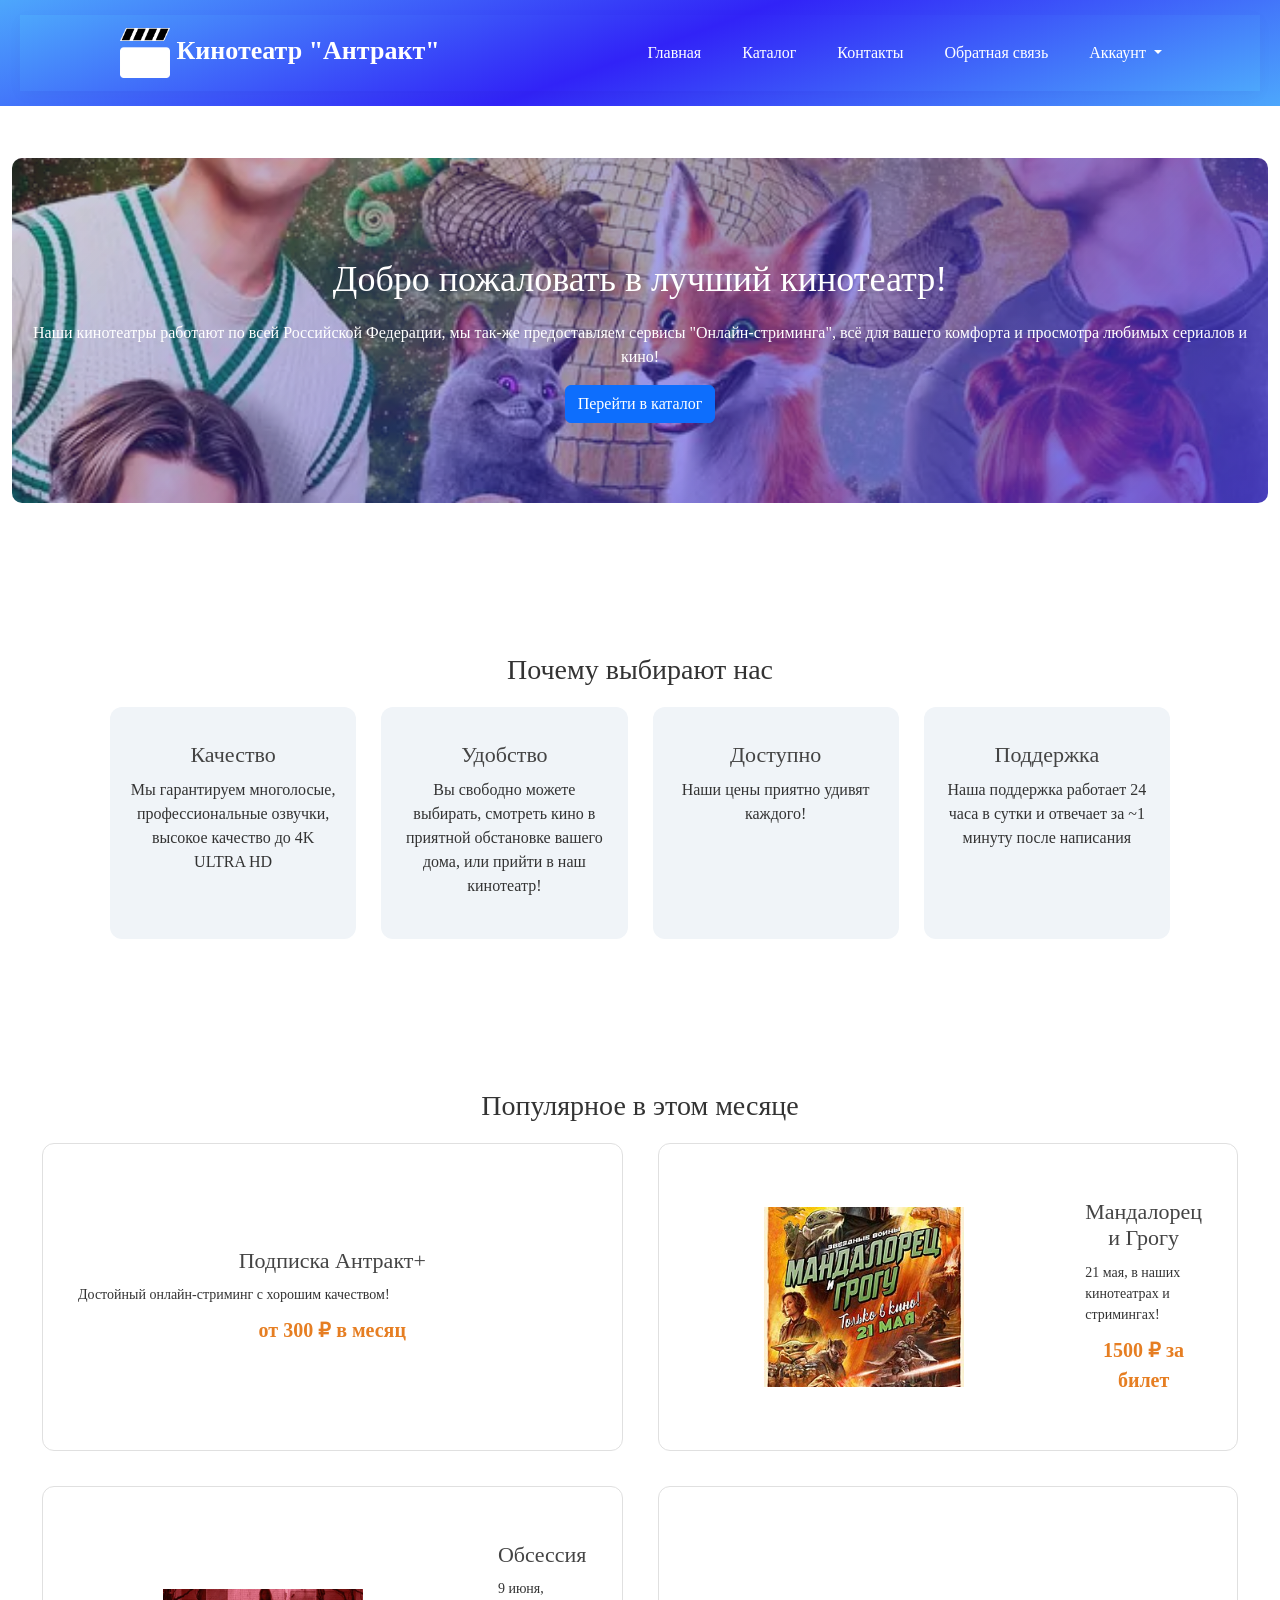
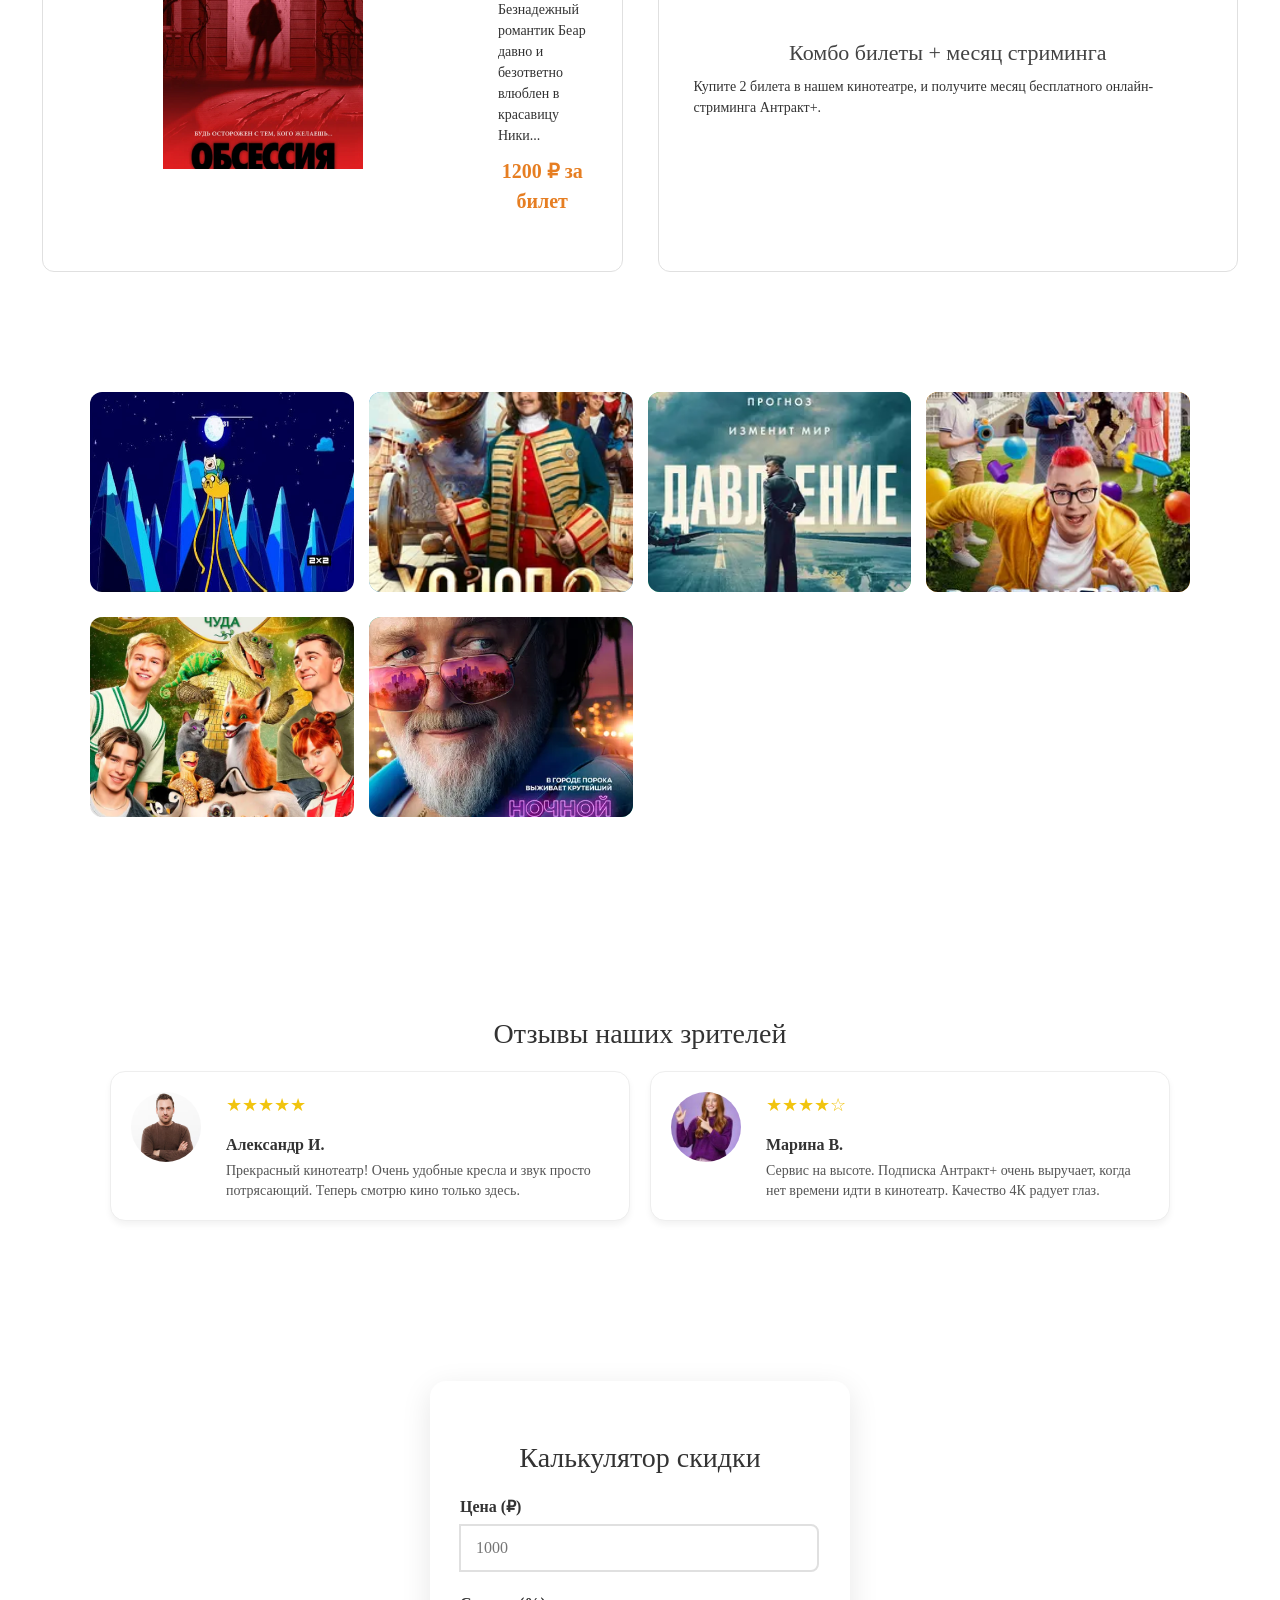
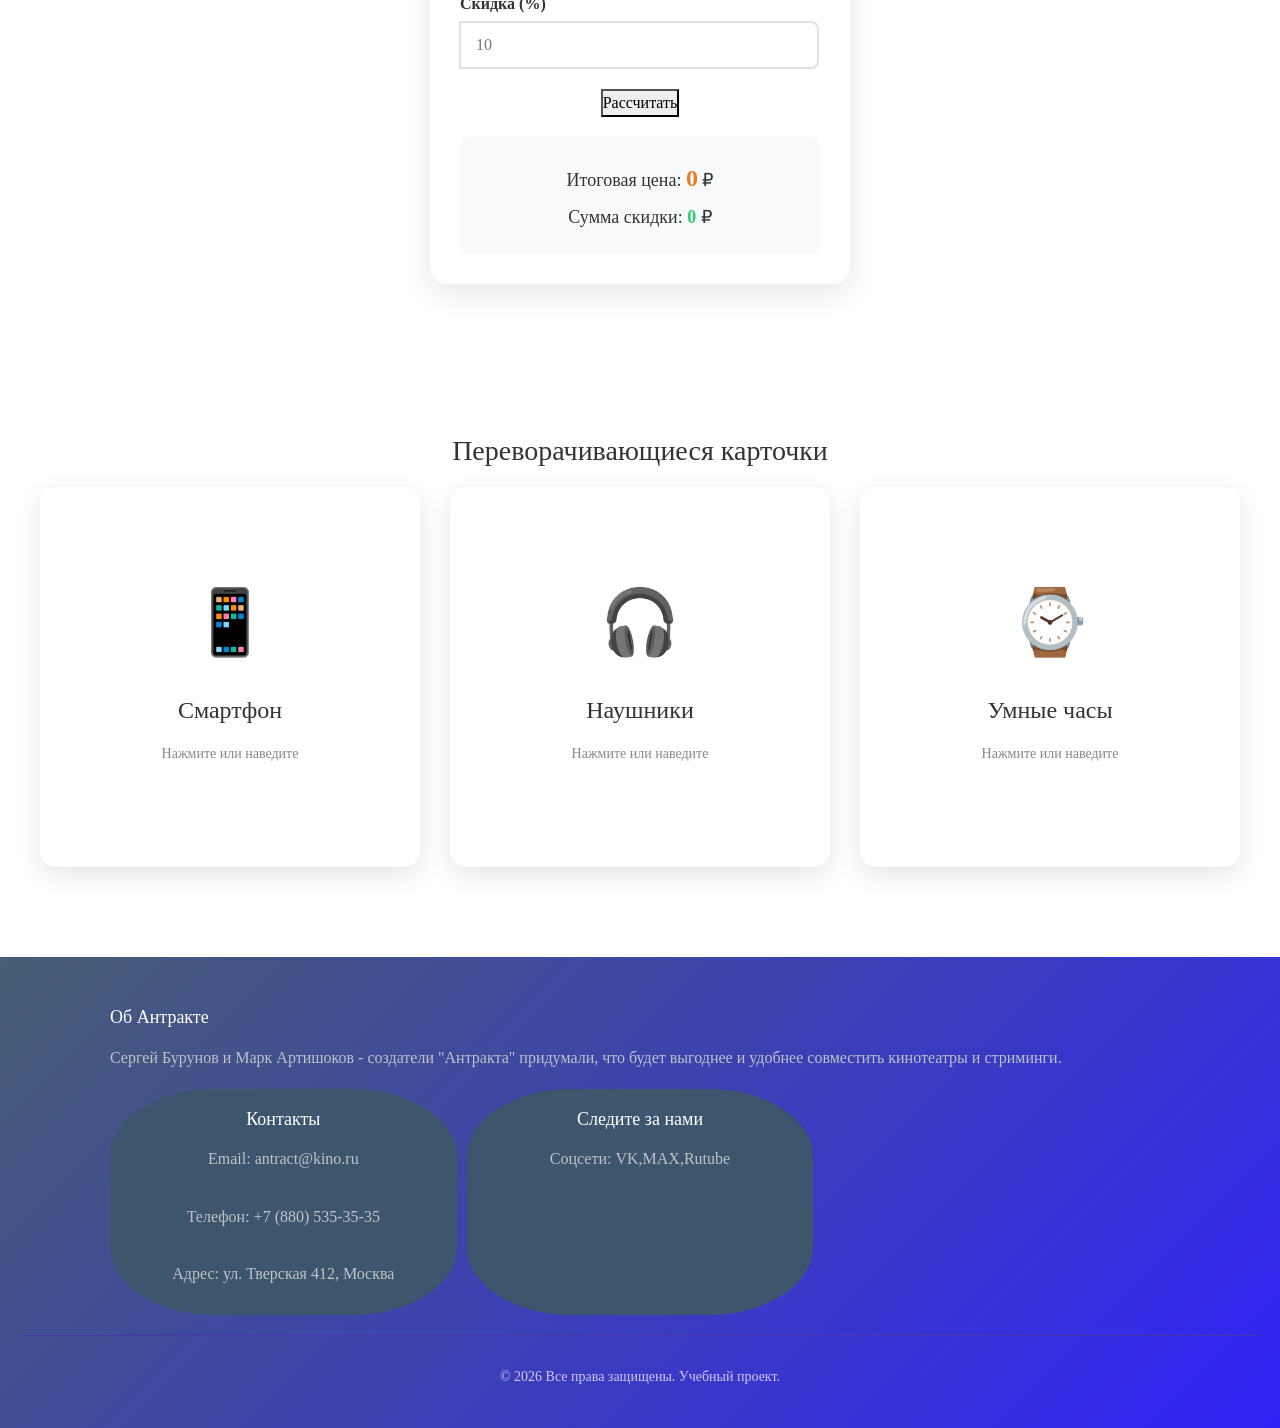
<file: index.html>
<!DOCTYPE html>
<html lang="ru">
<head>
    <meta charset="UTF-8">
    <meta name="viewport" content="width=device-width, initial-scale=1.0, viewport-fit=cover">
    <title>Кинотеатр "Антракт"</title>
    <link href="https://cdn.jsdelivr.net/npm/bootstrap@5.3.3/dist/css/bootstrap.min.css" rel="stylesheet">
    <link rel="stylesheet" href="css/style.css">
    
</head>
<body>
    <header>
        <nav class="navbar navbar-expand-lg navbar-dark sticky-top" id="main-navbar">
            <div class="container">
                <a class="navbar-brand" href="index.html">
                    <img src="img/logotype.png" alt="Логотип" width="50px" height="50px">
                    Кинотеатр "Антракт"
                </a>
                
                <button class="navbar-toggler" type="button" data-bs-toggle="collapse" 
                        data-bs-target="#navbarNav" aria-controls="navbarNav" 
                        aria-expanded="false" aria-label="Toggle navigation">
                    <span class="navbar-toggler-icon"></span>
                </button>
                
                <div class="collapse navbar-collapse" id="navbarNav">
                    <ul class="navbar-nav ms-auto">
                        <li class="nav-item">
                            <a class="nav-link" href="index.html">Главная</a>
                        </li>
                        <li class="nav-item">
                            <a class="nav-link" href="catalogue.html">Каталог</a>
                        </li>
                        <li class="nav-item">
                            <a class="nav-link" href="contacts.html">Контакты</a>
                        </li>
                        <li class="nav-item">
                            <a class="nav-link" href="feedback.html">Обратная связь</a>
                        </li>
                        <li class="nav-item dropdown">
                            <a class="nav-link dropdown-toggle" href="#" role="button" data-bs-toggle="dropdown" aria-expanded="false">
                                Аккаунт
                            </a>
                            <ul class="dropdown-menu">
                                <li><a class="dropdown-item" href="signup.html">Зарегистрироваться</a></li>
                                <li><a class="dropdown-item" href="login.html">Войти</a></li>
                            </ul>
                        </li>
                    </ul>
                </div>
            </div>
        </nav>
    </header>

    <main class="page-layout">
        <section class="hero-section">
            <div class="hero">
                <h1>Добро пожаловать в лучший кинотеатр!</h1>
                <p>Наши кинотеатры работают по всей Российской Федерации, мы так-же предоставляем сервисы "Онлайн-стриминга", всё для вашего комфорта и просмотра любимых сериалов и кино!</p>
                <a class="btn btn-primary" href="catalogue.html">Перейти в каталог</a>
            </div>
        </section>

        <section class="features-section">
            <div class="container">
                <h2>Почему выбирают нас</h2>
                <div class="features-grid">
                    <div class="feature-card">
                        <h3>Качество</h3>
                        <p>Мы гарантируем многолосые, профессиональные озвучки, высокое качество до 4K ULTRA HD</p>
                    </div>
                    <div class="feature-card">
                        <h3>Удобство</h3>
                        <p>Вы свободно можете выбирать, смотреть кино в приятной обстановке вашего дома, или прийти в наш кинотеатр!</p>
                    </div>
                    <div class="feature-card">
                        <h3>Доступно</h3>
                        <p>Наши цены приятно удивят каждого!</p>
                    </div>
                    <div class="feature-card">
                        <h3>Поддержка</h3>
                        <p>Наша поддержка работает 24 часа в сутки и отвечает за ~1 минуту после написания</p>
                    </div>
                </div>
            </div>
        </section>
        
        <section class="popular-section">
            <h2>Популярное в этом месяце</h2>
            <div class="cards-grid">
                
                <div class="product-card">
                    <div class="card-content">
                        <h3>Подписка Антракт+</h3>
                        <p>Достойный онлайн-стриминг с хорошим качеством!</p>
                        <div class="price">от 300 ₽ в месяц</div>
                    </div>
                </div>
        
                <div class="product-card">
                    <div class="card-image">
                        <img class="card-img" src="img/Мандалорец_и_Грогу.jpg" alt="Афиша фильма">
                    </div>
                    <div class="card-content">
                        <h3>Мандалорец и Грогу</h3>
                        <p>21 мая, в наших кинотеатрах и стримингах!</p>
                        <div class="price">1500 ₽ за билет</div>
                    </div>
                </div>
        
                <div class="product-card">
                    <div class="card-image">
                        <img class="card-img" src="img/600x900.webp" alt="Афиша фильма">
                    </div>
                    <div class="card-content">
                        <h3>Обcессия</h3>
                        <p>9 июня, Безнадежный романтик Беар давно и безответно влюблен в красавицу Ники...</p>
                        <div class="price">1200 ₽ за билет</div>
                    </div>
                </div>
        
                <div class="product-card">
                    <div class="card-content">
                        <h3>Комбо билеты + месяц стриминга</h3>
                        <p>Купите 2 билета в нашем кинотеатре, и получите месяц бесплатного онлайн-стриминга Антракт+.</p>
                    </div>
                </div>
        
            </div>
        </section>

        <section class="gallery">

            <div class="gallery-grid">
                <div class="gallery-item" style="background: #e74c3c;"><img src="img/images.jpg" alt=""></div>
                <div class="gallery-item" style="background: #3498db;"><img src="img/220x330.webp" alt=""></div>
                <div class="gallery-item" style="background: #2ecc71;"><img src="img/4516_big_2977.webp" alt=""></div>
                <div class="gallery-item" style="background: #f39c12;"><img src="img/4522_big_883.webp" alt=""></div>
                <div class="gallery-item" style="background: #9b59b6;"><img src="img/4529_big_5018.webp" alt=""></div>
                <div class="gallery-item" style="background: #1abc9c;"><img src="img/4533_big_8753.webp" alt=""></div>
            </div>
        </section>
        
        <section class="reviews">
            <div class="container">
                <h2>Отзывы наших зрителей</h2>
                <div class="reviews-grid">
                    
                    <div class="review-card">
                        <div class="review-photo">
                            <img src="img/handsome-young-serious-man-with-arms-crossed_171337-1081(1).png" alt="Клиент">
                        </div>
                        <div class="review-rating">★★★★★</div>
                        <div class="review-text">
                            <p><strong>Александр И.</strong></p>
                            <p>Прекрасный кинотеатр! Очень удобные кресла и звук просто потрясающий. Теперь смотрю кино только здесь.</p>
                        </div>
                    </div>
        
                    <div class="review-card">
                        <div class="review-photo">
                            <img src="img/31312312444.jpg" alt="Клиент">
                        </div>
                        <div class="review-rating">★★★★☆</div>
                        <div class="review-text">
                            <p><strong>Марина В.</strong></p>
                            <p>Сервис на высоте. Подписка Антракт+ очень выручает, когда нет времени идти в кинотеатр. Качество 4К радует глаз.</p>
                        </div>
                    </div>
        
                </div>
            </div>
        </section>

        <section class="calculator-section">
            <div class="calculator-container">
                <h2>Калькулятор скидки</h2>
                <div class="calculator">
                    <div class="input-group">
                        <label for="originalPrice">Цена (₽)</label>
                        <input type="number" id="originalPrice" placeholder="1000" min="0">
                    </div>
                    <div class="input-group">
                        <label for="discountPercent">Скидка (%)</label>
                        <input type="number" id="discountPercent" placeholder="10" min="0" max="100">
                    </div>
                    <button id="calculateBtn">Рассчитать</button>
                    <div class="result" id="result">
                        <p>Итоговая цена: <span id="finalPrice">0</span> ₽</p>
                        <p>Сумма скидки: <span id="discountAmount">0</span> ₽</p>
                    </div>
                </div>
            </div>
        </section>
        <section class="cards-section">
                    <h2>Переворачивающиеся карточки</h2>
            <div class="card-grid">
                <div class="flip-card" onclick="this.classList.toggle('flipped')">
                    <div class="flip-card-inner">
                        <div class="flip-card-front">
                            <div class="flip-card-icon">📱</div>
                            <h3>Смартфон</h3>
                            <p>Нажмите или наведите</p>
                        </div>
                        <div class="flip-card-back">
                            <h3>Смартфон Premium</h3>
                            <p>6.7" OLED, 128 ГБ</p>
                            <p>Цена: 34 999 ₽</p>
                            <a href="#" class="flip-card-btn">Подробнее</a>
                        </div>
                    </div>
                </div>

                <!-- Карточка 2 -->
                <div class="flip-card" onclick="this.classList.toggle('flipped')">
                    <div class="flip-card-inner">
                        <div class="flip-card-front">
                            <div class="flip-card-icon">🎧</div>
                            <h3>Наушники</h3>
                            <p>Нажмите или наведите</p>
                        </div>
                        <div class="flip-card-back">
                            <h3>Беспроводные наушники</h3>
                            <p>Шумоподавление, 24 ч</p>
                            <p>Цена: 8 999 ₽</p>
                            <a href="#" class="flip-card-btn">Подробнее</a>
                        </div>
                    </div>
                </div>

                <!-- Карточка 3 -->
                <div class="flip-card" onclick="this.classList.toggle('flipped')">
                    <div class="flip-card-inner">
                        <div class="flip-card-front">
                            <div class="flip-card-icon">⌚</div>
                            <h3>Умные часы</h3>
                            <p>Нажмите или наведите</p>
                        </div>
                        <div class="flip-card-back">
                            <h3>Smart Watch Pro</h3>
                            <p>GPS, мониторинг сна</p>
                            <p>Цена: 18 999 ₽</p>
                            <a href="#" class="flip-card-btn">Подробнее</a>
                        </div>
                    </div>
                </div>
            </div>
        </section>

    <script>
        // Дополнительная анимация — карточки появляются с задержкой
        document.querySelectorAll('.flip-card').forEach((card, index) => {
            card.style.animationDelay = `${index * 0.2}s`;
        });
    </script>

    </main>

    <footer>
        <div class="container">
            <div class="footer-col">
                <div>
                    <h4>Об Антракте</h4>
                    <p>Сергей Бурунов и Марк Артишоков - создатели "Антракта" придумали, что будет выгоднее и удобнее совместить кинотеатры и стриминги.</p>
                </div>
                <div class="social-links">
                    <div class="social-icon">
                        <h4>Контакты</h4>
                        <p>Email: <a href="mailto:antract@kino.ru">antract@kino.ru</a> <br> <br> Телефон: <a href="tel:+78805353535">+7 (880) 535-35-35</a> <br><br> Адрес: ул. Тверская 412, Москва</p>
                    </div>
                    <div class="social-icon">
                        <h4>Следите за нами</h4>
                        <p>Соцсети: <a href="vk.ru">VK</a>,<a href="max.ru">MAX</a>,<a href="Rutube.ru">Rutube</a></p>
                    </div>
                </div>
            </div>
        </div>
        <div class="copyright">
            <p>&copy; 2026 Все права защищены. Учебный проект.</p>
        </div>
    </footer>
    <script src="js/scroll-gallery.js"></script>
    <script src="js/bootstrap.bundle.min.js"></script>
    <script src="js/discount.js"></script>
</body>
</html>
</file>
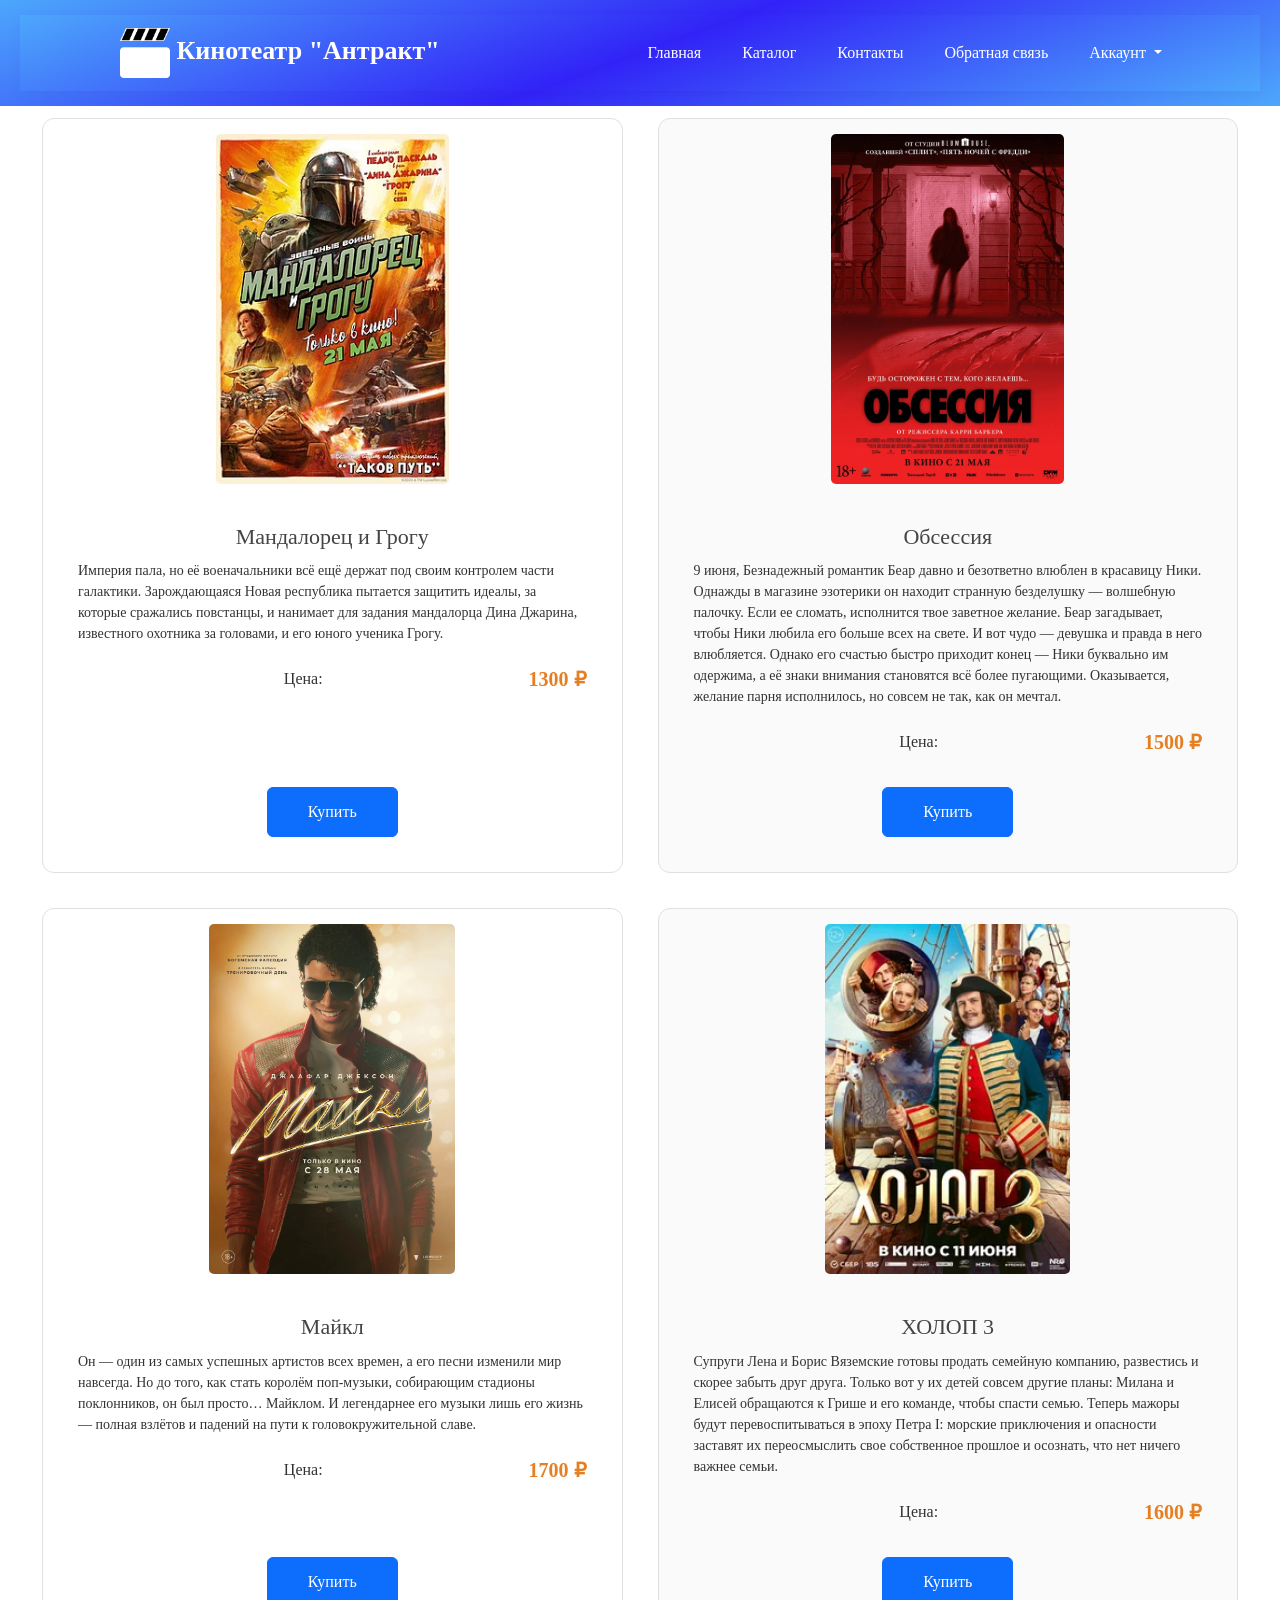
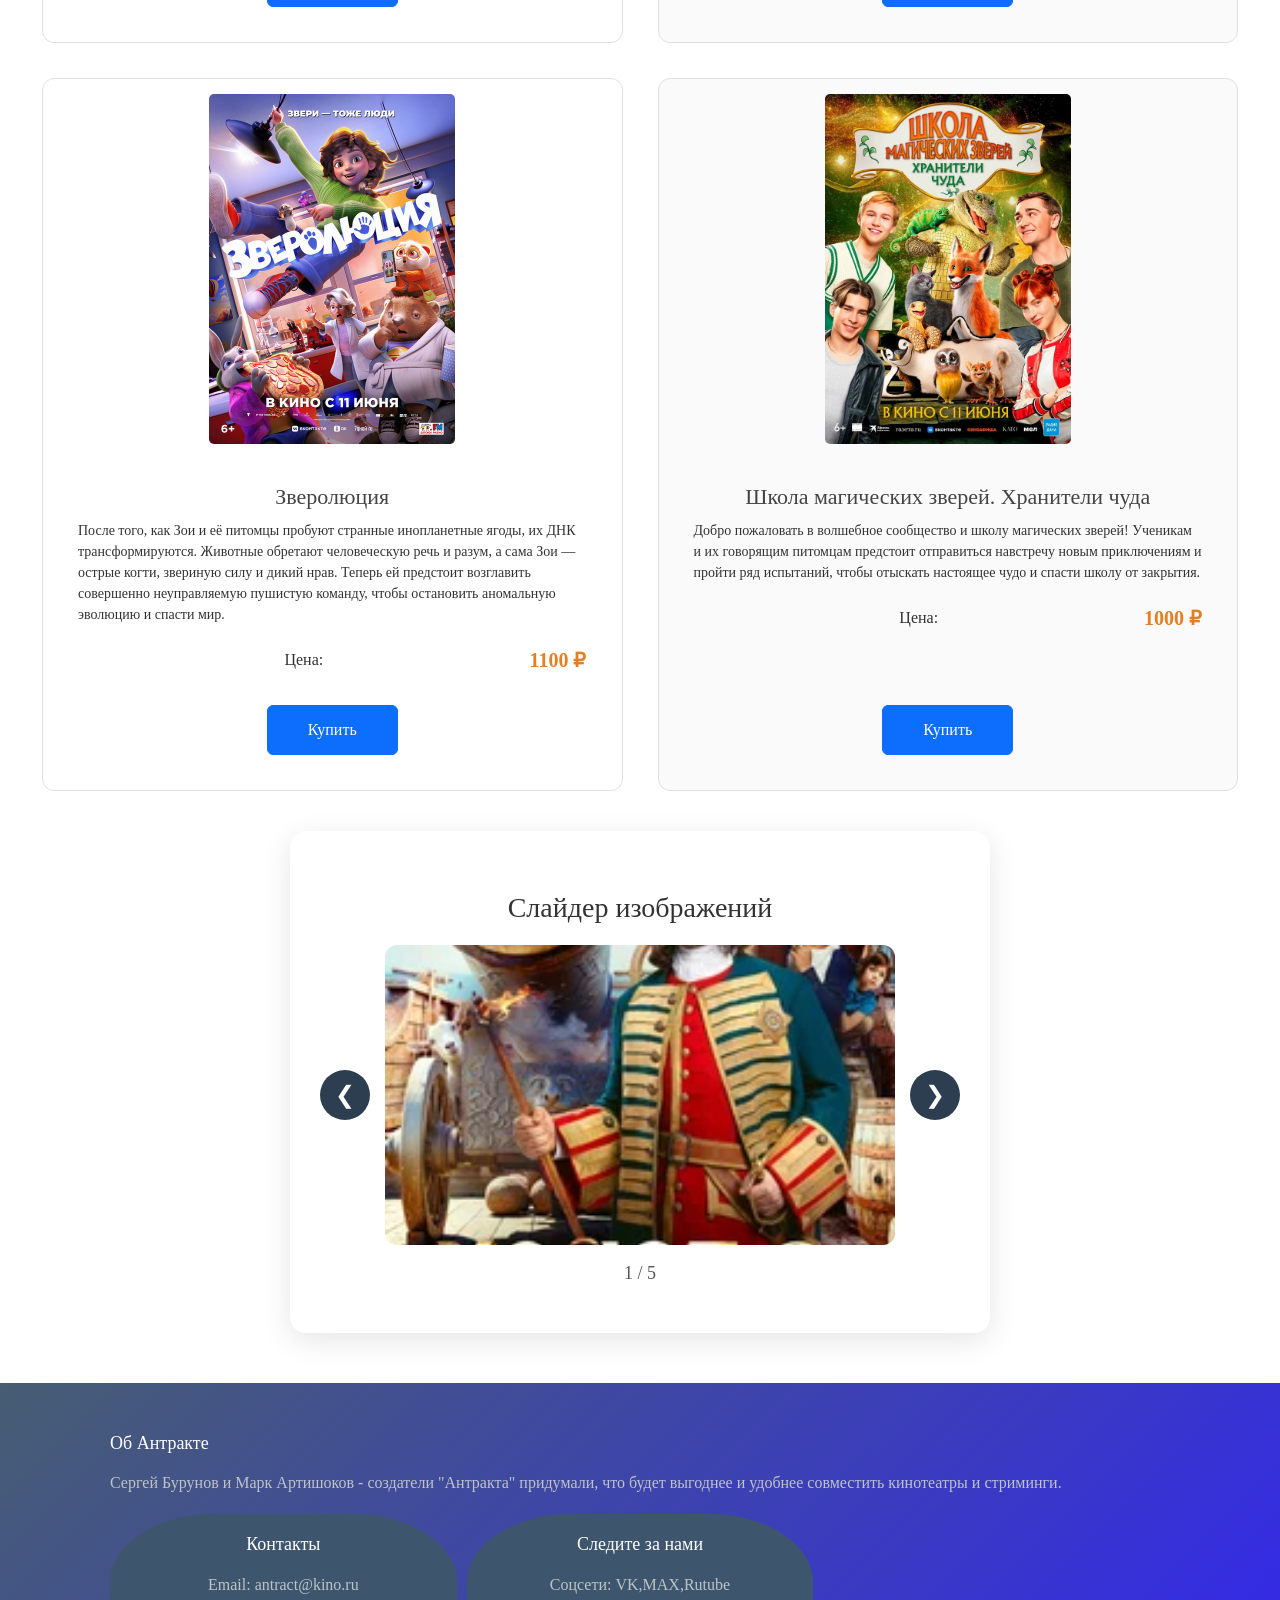
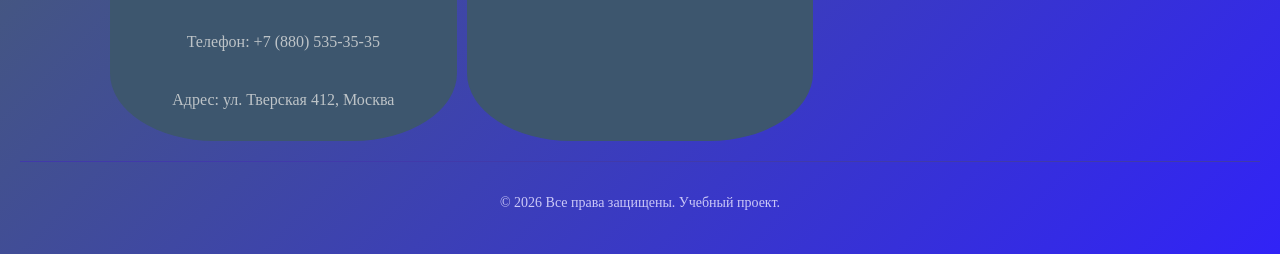
<file: catalogue.html>
<!DOCTYPE html>
<html lang="ru">
<head>
    <meta charset="UTF-8">
    <meta name="viewport" content="width=device-width, initial-scale=1.0, viewport-fit=cover">
    <title>Кинотеатр "Антракт"</title>
    <link rel="stylesheet" href="css/slider.css">
    <link href="https://cdn.jsdelivr.net/npm/bootstrap@5.3.3/dist/css/bootstrap.min.css" rel="stylesheet">
    
    <link rel="stylesheet" href="css/style.css">

</head>
<body>
    <header>
        <nav class="navbar navbar-expand-lg navbar-dark sticky-top" id="main-navbar">
            <div class="container">
                <a class="navbar-brand" href="index.html">
                    <img src="img/logotype.png" alt="Логотип" width="50px" height="50px">
                    Кинотеатр "Антракт"
                </a>
                
                <button class="navbar-toggler" type="button" data-bs-toggle="collapse" 
                        data-bs-target="#navbarNav" aria-controls="navbarNav" 
                        aria-expanded="false" aria-label="Toggle navigation">
                    <span class="navbar-toggler-icon"></span>
                </button>
                
                <div class="collapse navbar-collapse" id="navbarNav">
                    <ul class="navbar-nav ms-auto">
                        <li class="nav-item">
                            <a class="nav-link" href="index.html">Главная</a>
                        </li>
                        <li class="nav-item">
                            <a class="nav-link" href="catalogue.html">Каталог</a>
                        </li>
                        <li class="nav-item">
                            <a class="nav-link" href="contacts.html">Контакты</a>
                        </li>
                        <li class="nav-item">
                            <a class="nav-link" href="feedback.html">Обратная связь</a>
                        </li>
                        <li class="nav-item dropdown">
                            <a class="nav-link dropdown-toggle" href="#" role="button" data-bs-toggle="dropdown" aria-expanded="false">
                                Аккаунт
                            </a>
                            <ul class="dropdown-menu">
                                <li><a class="dropdown-item" href="signup.html">Зарегистрироваться</a></li>
                                <li><a class="dropdown-item" href="login.html">Войти</a></li>
                            </ul>
                        </li>
                    </ul>
                </div>
            </div>
        </nav>
    </header>

    <main>
        <article>
           <div class="cards-grid">
            <div class="product-card">
                <div>
                    <img class="card-full" src="img/Мандалорец_и_Грогу.jpg" alt="Афиша фильма">
                </div>
                <div class="card-content">
                    <h3>Мандалорец и Грогу</h3>
                    <p>Империя пала, но её военачальники всё ещё держат под своим контролем части галактики. Зарождающаяся Новая республика пытается защитить идеалы, за которые сражались повстанцы, и нанимает для задания мандалорца Дина Джарина, известного охотника за головами, и его юного ученика Грогу.</p>
                    <div class="product-details">
                        <span class="label">Цена:</span>
                        <span class="price">1300 ₽</span>
                    </div>                    
                    <button type="button" class="btn btn-primary">Купить</button>
                </div>
            </div>
            
            <div class="product-card">
                <div>
                    <img class="card-full" src="img/600x900.webp" alt="Афиша фильма">
                </div>
                <div class="card-content">
                    <h3>Обcессия</h3>
                    <p>9 июня, Безнадежный романтик Беар давно и безответно влюблен в красавицу Ники. Однажды в магазине эзотерики он находит странную безделушку — волшебную палочку. Если ее сломать, исполнится твое заветное желание. Беар загадывает, чтобы Ники любила его больше всех на свете. И вот чудо — девушка и правда в него влюбляется. Однако его счастью быстро приходит конец — Ники буквально им одержима, а её знаки внимания становятся всё более пугающими. Оказывается, желание парня исполнилось, но совсем не так, как он мечтал.</p>
                    <div class="product-details">
                        <span class="label">Цена:</span>
                        <span class="price">1500 ₽</span>
                    </div>                    
                    <button type="button" class="btn btn-primary">Купить</button>
                </div>
            </div>
            <div class="product-card">
                <div>
                    <img class="card-full" src="img/Michael_(2026_film)_poster.jpg" alt="Афиша фильма">
                </div>
                <div class="card-content">
                    <h3>Майкл</h3>
                    <p>Он — один из самых успешных артистов всех времен, а его песни изменили мир навсегда. Но до того, как стать королём поп-музыки, собирающим стадионы поклонников, он был просто… Майклом. И легендарнее его музыки лишь его жизнь — полная взлётов и падений на пути к головокружительной славе.</p>
                    <div class="product-details">
                        <span class="label">Цена:</span>
                        <span class="price">1700 ₽</span>
                    </div>                    
                    <button type="button" class="btn btn-primary">Купить</button>
                </div>
            </div>
            <div class="product-card">
                <div>
                    <img class="card-full" src="img/220x330.webp" alt="Афиша фильма">
                </div>
                <div class="card-content">
                    <h3>ХОЛОП 3</h3>
                    <p>Супруги Лена и Борис Вяземские готовы продать семейную компанию, развестись и скорее забыть друг друга. Только вот у их детей совсем другие планы: Милана и Елисей обращаются к Грише и его команде, чтобы спасти семью. Теперь мажоры будут перевоспитываться в эпоху Петра I: морские приключения и опасности заставят их переосмыслить свое собственное прошлое и осознать, что нет ничего важнее семьи.</p>
                    <div class="product-details">
                        <span class="label">Цена:</span>
                        <span class="price">1600 ₽</span>
                    </div>                    
                    <button type="button" class="btn btn-primary">Купить</button>
                </div>
            </div>
            <div class="product-card">
                <div>
                    <img class="card-full" src="img/big_1640177.jpg" alt="Афиша фильма">
                </div>
                <div class="card-content">
                    <h3>Зверолюция</h3>
                    <p>После того, как Зои и её питомцы пробуют странные инопланетные ягоды, их ДНК трансформируются. Животные обретают человеческую речь и разум, а сама Зои — острые когти, звериную силу и дикий нрав. Теперь ей предстоит возглавить совершенно неуправляемую пушистую команду, чтобы остановить аномальную эволюцию и спасти мир.</p>
                    <div class="product-details">
                        <span class="label">Цена:</span>
                        <span class="price">1100 ₽</span>
                    </div>                    
                    <button type="button" class="btn btn-primary">Купить</button>
                </div>
            </div>
            <div class="product-card">
                <div>
                    <img class="card-full" src="img/4529_big_5018.webp" alt="Афиша фильма">
                </div>
                <div class="card-content">
                    <h3>Школа магических зверей. Хранители чуда</h3>
                    <p>Добро пожаловать в волшебное сообщество и школу магических зверей! Ученикам и их говорящим питомцам предстоит отправиться навстречу новым приключениям и пройти ряд испытаний, чтобы отыскать настоящее чудо и спасти школу от закрытия.</p>
                    <div class="product-details">
                        <span class="label">Цена:</span>
                        <span class="price">1000 ₽</span>
                    </div>                    
                    <button type="button" class="btn btn-primary">Купить</button>
                </div>
            </div>
           </div>
        </article>
        
        <section class="slider-section">
            <div class="slider-container">
                <h2>Слайдер изображений</h2>
                <div class="slider">
                    <button class="slider-btn prev-btn" id="prevBtn">❮</button>
                    <div class="slider-image-wrapper">
                        <img src="" alt="Изображение 1" id="sliderImage">
                    </div>
                    <button class="slider-btn next-btn" id="nextBtn">❯</button>
                </div>
                <p class="image-counter" id="imageCounter">1 / 5</p>
        </div>
        </section>

    
    <script src="js/slider.js"></script>
    </main>

    <footer>
        <div class="container">
            <div class="footer-col">
                <div>
                    <h4>Об Антракте</h4>
                    <p>Сергей Бурунов и Марк Артишоков - создатели "Антракта" придумали, что будет выгоднее и удобнее совместить кинотеатры и стриминги.</p>
                </div>
                <div class="social-links">
                    <div class="social-icon">
                        <h4>Контакты</h4>
                        <p>Email: <a href="mailto:antract@kino.ru">antract@kino.ru</a> <br> <br> Телефон: <a href="tel:+78805353535">+7 (880) 535-35-35</a> <br><br> Адрес: ул. Тверская 412, Москва</p>
                    </div>
                    <div class="social-icon">
                        <h4>Следите за нами</h4>
                        <p>Соцсети: <a href="vk.ru">VK</a>,<a href="max.ru">MAX</a>,<a href="Rutube.ru">Rutube</a></p>
                    </div>
                </div>
            </div>
        </div>
        <div class="copyright">
            <p>&copy; 2026 Все права защищены. Учебный проект.</p>
        </div>
    </footer>
    <script src="https://cdn.jsdelivr.net/npm/bootstrap@5.3.3/dist/js/bootstrap.bundle.min.js"></script>
</body>
</html>
</file>
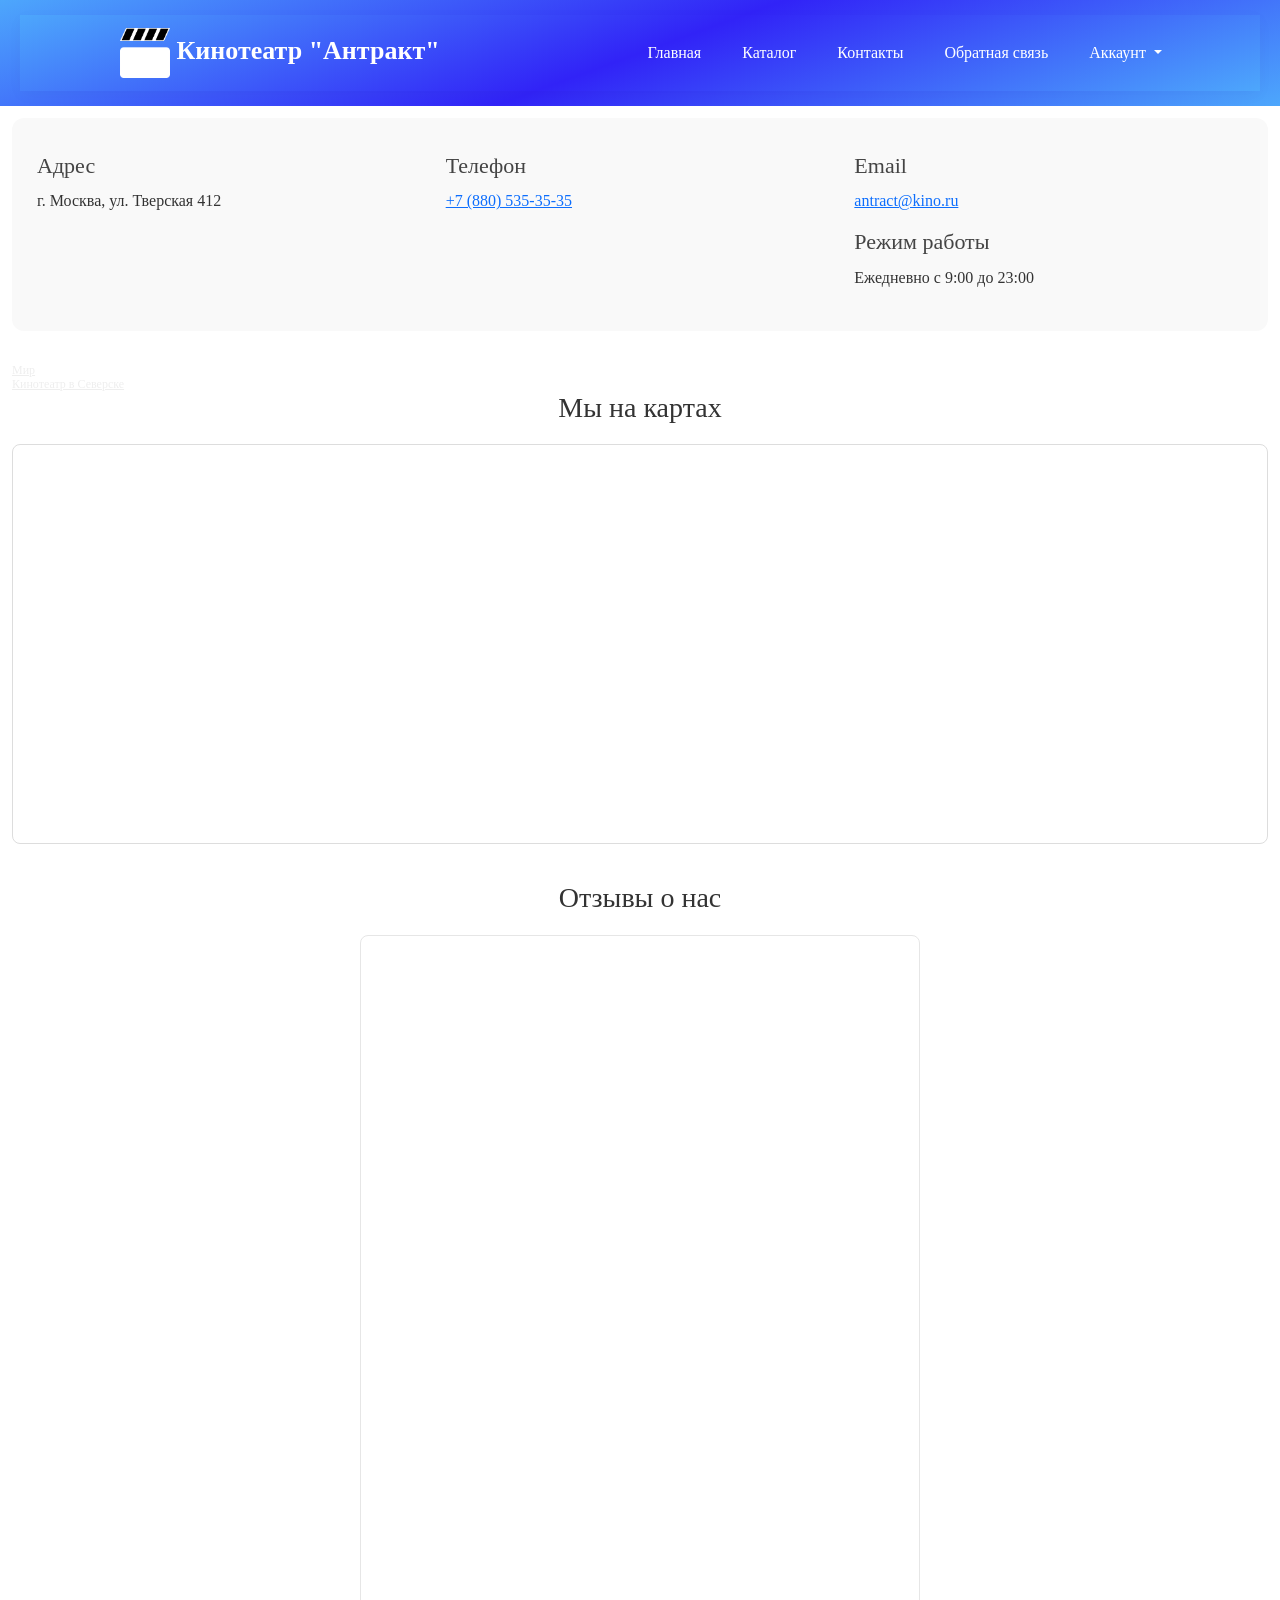
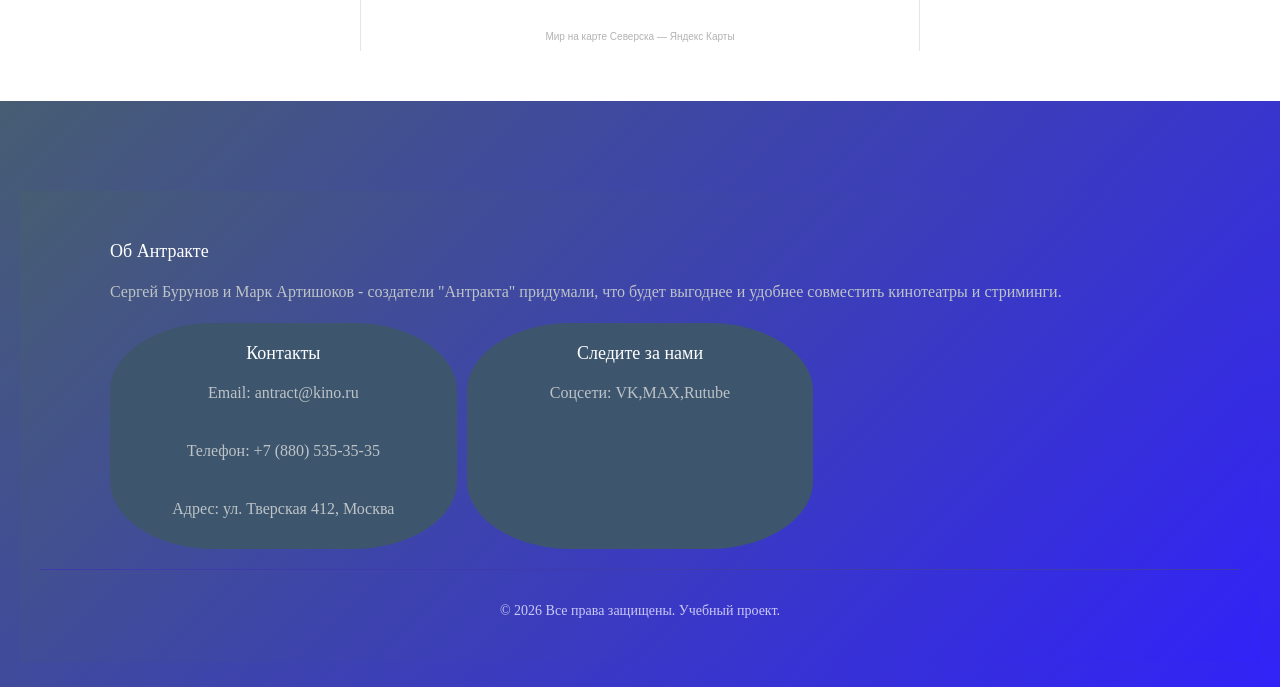
<file: contacts.html>
<!DOCTYPE html>
<html lang="ru">
<head>
    <meta charset="UTF-8">
    <meta name="viewport" content="width=device-width, initial-scale=1.0, viewport-fit=cover">
    <title>Кинотеатр "Антракт"</title>
    <link href="https://cdn.jsdelivr.net/npm/bootstrap@5.3.3/dist/css/bootstrap.min.css" rel="stylesheet">
    <link rel="stylesheet" href="css/style.css">
</head>
<body>
    <header>
        <nav class="navbar navbar-expand-lg navbar-dark sticky-top" id="main-navbar">
            <div class="container">
                <a class="navbar-brand" href="index.html">
                    <img src="img/logotype.png" alt="Логотип" width="50px" height="50px">
                    Кинотеатр "Антракт"
                </a>
                
                <button class="navbar-toggler" type="button" data-bs-toggle="collapse" 
                        data-bs-target="#navbarNav" aria-controls="navbarNav" 
                        aria-expanded="false" aria-label="Toggle navigation">
                    <span class="navbar-toggler-icon"></span>
                </button>
                
                <div class="collapse navbar-collapse" id="navbarNav">
                    <ul class="navbar-nav ms-auto">
                        <li class="nav-item">
                            <a class="nav-link" href="index.html">Главная</a>
                        </li>
                        <li class="nav-item">
                            <a class="nav-link" href="catalogue.html">Каталог</a>
                        </li>
                        <li class="nav-item">
                            <a class="nav-link" href="contacts.html">Контакты</a>
                        </li>
                        <li class="nav-item">
                            <a class="nav-link" href="feedback.html">Обратная связь</a>
                        </li>
                        <li class="nav-item dropdown">
                            <a class="nav-link dropdown-toggle" href="#" role="button" data-bs-toggle="dropdown" aria-expanded="false">
                                Аккаунт
                            </a>
                            <ul class="dropdown-menu">
                                <li><a class="dropdown-item" href="signup.html">Зарегистрироваться</a></li>
                                <li><a class="dropdown-item" href="login.html">Войти</a></li>
                            </ul>
                        </li>
                    </ul>
                </div>
            </div>
        </nav>
    </header>

    <main>

        <div class="contacts-info">
            <div>
                <h3>Адрес</h3>
                <p>г. Москва, ул. Тверская 412</p>
            </div>
            <div>
                <h3>Телефон</h3>
                <p><a href="tel:+78805353535">+7 (880) 535-35-35</a></p>
            </div>
            <div>
                <div>
                    <h3>Email</h3>
                    <p><a href="mailto:antract@kino.ru">antract@kino.ru</a></p>
                </div>
                <div>
                    <h3>Режим работы</h3>
                    <p>Ежедневно с 9:00 до 23:00</p>
                </div>
            </div>
        </div>
        <div class="map">
            <div style="position:relative;overflow:hidden;"><h2>Мы на картах</h2><a href="https://yandex.ru/maps/org/mir/2574453586/?utm_medium=mapframe&utm_source=maps" style="color:#eee;font-size:12px;position:absolute;top:0px;">Мир</a><a href="https://yandex.ru/maps/11351/seversk/category/cinema/184105868/?utm_medium=mapframe&utm_source=maps" style="color:#eee;font-size:12px;position:absolute;top:14px;">Кинотеатр в Северске</a><iframe src="https://yandex.ru/map-widget/v1/?ll=84.883705%2C56.599338&mode=poi&poi%5Bpoint%5D=84.874737%2C56.602389&poi%5Buri%5D=ymapsbm1%3A%2F%2Forg%3Foid%3D2574453586&z=15.43" width="560" height="400" frameborder="1" allowfullscreen="true" style="position:relative;"></iframe></div>
        </div>
        
        <div  style="width:560px;height:800px;overflow:hidden;position:relative; margin: auto;"><h2>Отзывы о нас</h2><iframe style="width:100%;height:100%;border:1px solid #e6e6e6;border-radius:8px;box-sizing:border-box" src="https://yandex.ru/maps-reviews-widget/2574453586?comments"></iframe><a href="https://yandex.ru/maps/org/mir/2574453586/" target="_blank" style="box-sizing:border-box;text-decoration:none;color:#b3b3b3;font-size:10px;font-family:YS Text,sans-serif;padding:0 20px;position:absolute;bottom:8px;width:100%;text-align:center;left:0;overflow:hidden;text-overflow:ellipsis;display:block;max-height:14px;white-space:nowrap;padding:0 16px;box-sizing:border-box">Мир на карте Северска — Яндекс Карты</a></div>
    </main>

    <footer>
        <footer>
            <div class="container">
                <div class="footer-col">
                    <div>
                        <h4>Об Антракте</h4>
                        <p>Сергей Бурунов и Марк Артишоков - создатели "Антракта" придумали, что будет выгоднее и удобнее совместить кинотеатры и стриминги.</p>
                    </div>
                    <div class="social-links">
                        <div class="social-icon">
                            <h4>Контакты</h4>
                            <p>Email: <a href="mailto:antract@kino.ru">antract@kino.ru</a> <br> <br> Телефон: <a href="tel:+78805353535">+7 (880) 535-35-35</a> <br><br> Адрес: ул. Тверская 412, Москва</p>
                        </div>
                        <div class="social-icon">
                            <h4>Следите за нами</h4>
                            <p>Соцсети: <a href="vk.ru">VK</a>,<a href="max.ru">MAX</a>,<a href="Rutube.ru">Rutube</a></p>
                        </div>
                    </div>
                </div>
            </div>
            <div class="copyright">
                <p>&copy; 2026 Все права защищены. Учебный проект.</p>
            </div>
        </footer>
        <script src="https://cdn.jsdelivr.net/npm/bootstrap@5.3.3/dist/js/bootstrap.bundle.min.js"></script>
</body>
</html>
</file>
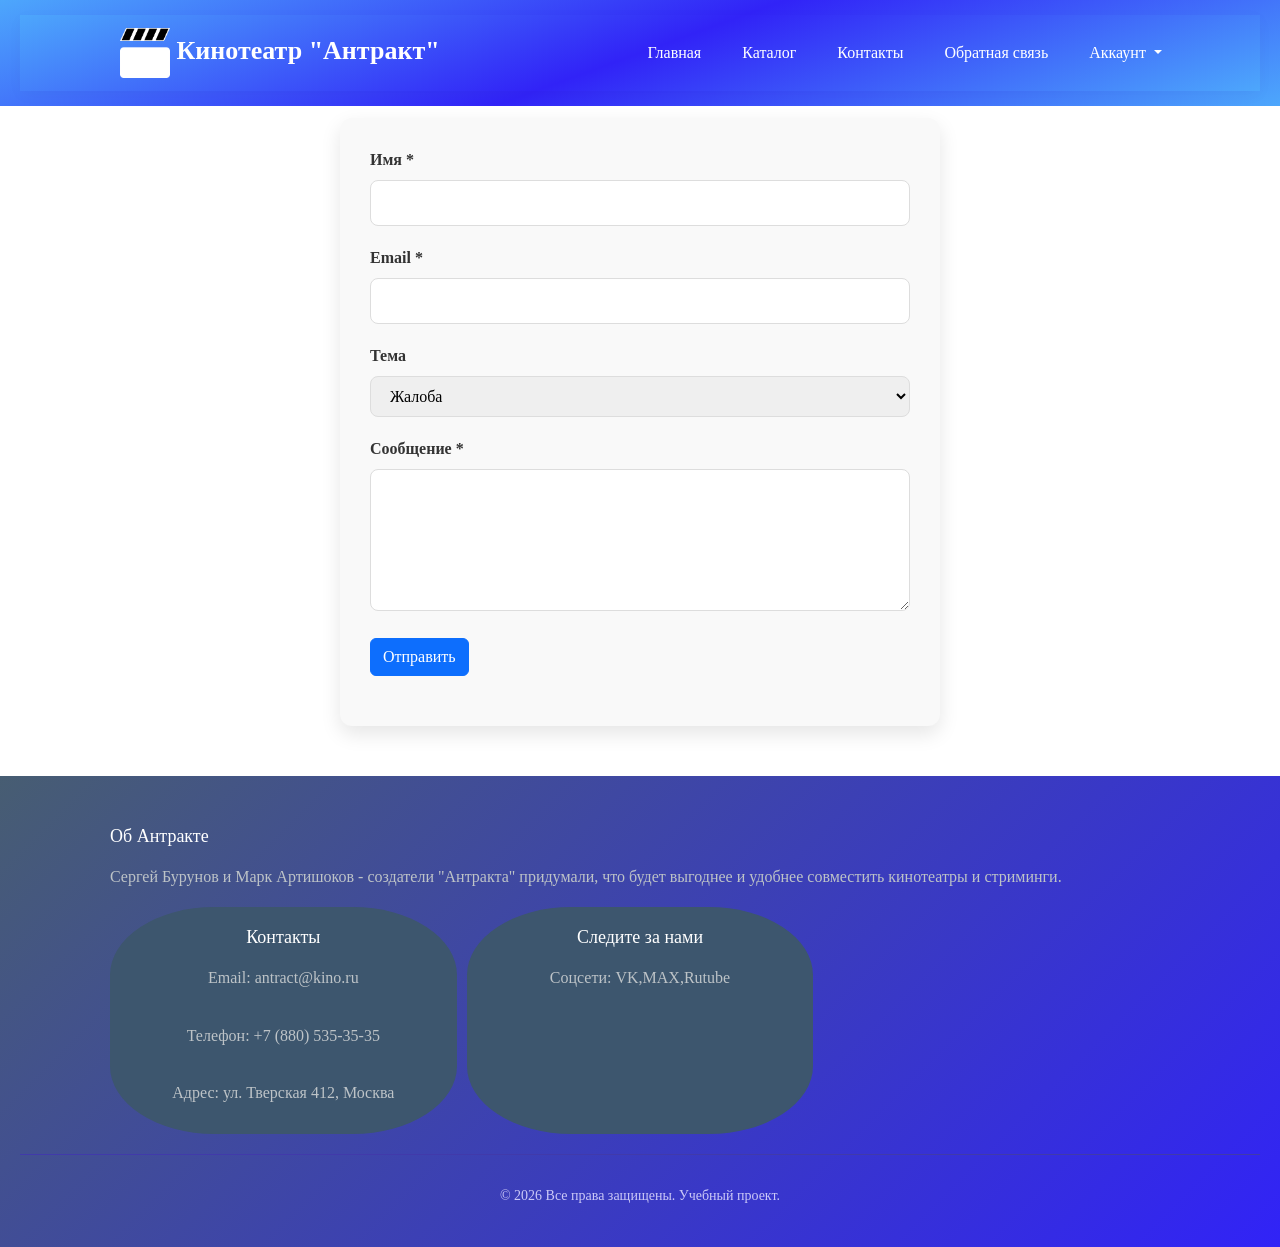
<file: feedback.html>
<!DOCTYPE html>
<html lang="ru">
<head>
    <meta charset="UTF-8">
    <meta name="viewport" content="width=device-width, initial-scale=1.0, viewport-fit=cover">
    <title>Кинотеатр "Антракт"</title>
    <link href="https://cdn.jsdelivr.net/npm/bootstrap@5.3.3/dist/css/bootstrap.min.css" rel="stylesheet">
    <link rel="stylesheet" href="css/style.css">
</head>
<body>
    <header>
        <nav class="navbar navbar-expand-lg navbar-dark sticky-top" id="main-navbar">
            <div class="container">
                <a class="navbar-brand" href="index.html">
                    <img src="img/logotype.png" alt="Логотип" width="50px" height="50px">
                    Кинотеатр "Антракт"
                </a>
                
                <button class="navbar-toggler" type="button" data-bs-toggle="collapse" 
                        data-bs-target="#navbarNav" aria-controls="navbarNav" 
                        aria-expanded="false" aria-label="Toggle navigation">
                    <span class="navbar-toggler-icon"></span>
                </button>
                
                <div class="collapse navbar-collapse" id="navbarNav">
                    <ul class="navbar-nav ms-auto">
                        <li class="nav-item">
                            <a class="nav-link" href="index.html">Главная</a>
                        </li>
                        <li class="nav-item">
                            <a class="nav-link" href="catalogue.html">Каталог</a>
                        </li>
                        <li class="nav-item">
                            <a class="nav-link" href="contacts.html">Контакты</a>
                        </li>
                        <li class="nav-item">
                            <a class="nav-link" href="feedback.html">Обратная связь</a>
                        </li>
                        <li class="nav-item dropdown">
                            <a class="nav-link dropdown-toggle" href="#" role="button" data-bs-toggle="dropdown" aria-expanded="false">
                                Аккаунт
                            </a>
                            <ul class="dropdown-menu">
                                <li><a class="dropdown-item" href="signup.html">Зарегистрироваться</a></li>
                                <li><a class="dropdown-item" href="login.html">Войти</a></li>
                            </ul>
                        </li>
                    </ul>
                </div>
            </div>
        </nav>
    </header>

    <main>
        <div class="forms">
            <form action="#" method="post">
                <div>
                    <label for="name">Имя *</label>
                    <input type="text" id="name" name="name" required>
                </div>
    
                <div>
                    <label for="email">Email *</label>
                    <input type="email" id="email" name="email" required>
                </div>
    
                <div>
                    <label for="subject">Тема</label>
                    <select id="subject" name="subject">
                        <option value="Жалоба">Жалоба</option>
                        <option value="Отзыв">Отзыв</option>
                        <option value="Предложение">Предложение</option>
                        <option value="Другое..">Другое</option>
                    </select>
                </div>
    
                <div>
                    <label for="message">Сообщение *</label>
                    <textarea id="message" name="message" rows="5" required></textarea>
                </div>
    
                <div>
                    <button type="button" class="btn btn-primary">Отправить</button>
                </div>
            </form>
        </div>
    </main>

    <footer>
        <div class="container">
            <div class="footer-col">
                <div>
                    <h4>Об Антракте</h4>
                    <p>Сергей Бурунов и Марк Артишоков - создатели "Антракта" придумали, что будет выгоднее и удобнее совместить кинотеатры и стриминги.</p>
                </div>
                <div class="social-links">
                    <div class="social-icon">
                        <h4>Контакты</h4>
                        <p>Email: <a href="mailto:antract@kino.ru">antract@kino.ru</a> <br> <br> Телефон: <a href="tel:+78805353535">+7 (880) 535-35-35</a> <br><br> Адрес: ул. Тверская 412, Москва</p>
                    </div>
                    <div class="social-icon">
                        <h4>Следите за нами</h4>
                        <p>Соцсети: <a href="vk.ru">VK</a>,<a href="max.ru">MAX</a>,<a href="Rutube.ru">Rutube</a></p>
                    </div>
                </div>
            </div>
        </div>
        <div class="copyright">
            <p>&copy; 2026 Все права защищены. Учебный проект.</p>
        </div>
    </footer>
    <script src="https://cdn.jsdelivr.net/npm/bootstrap@5.3.3/dist/js/bootstrap.bundle.min.js"></script>
</body>
</html>
</file>
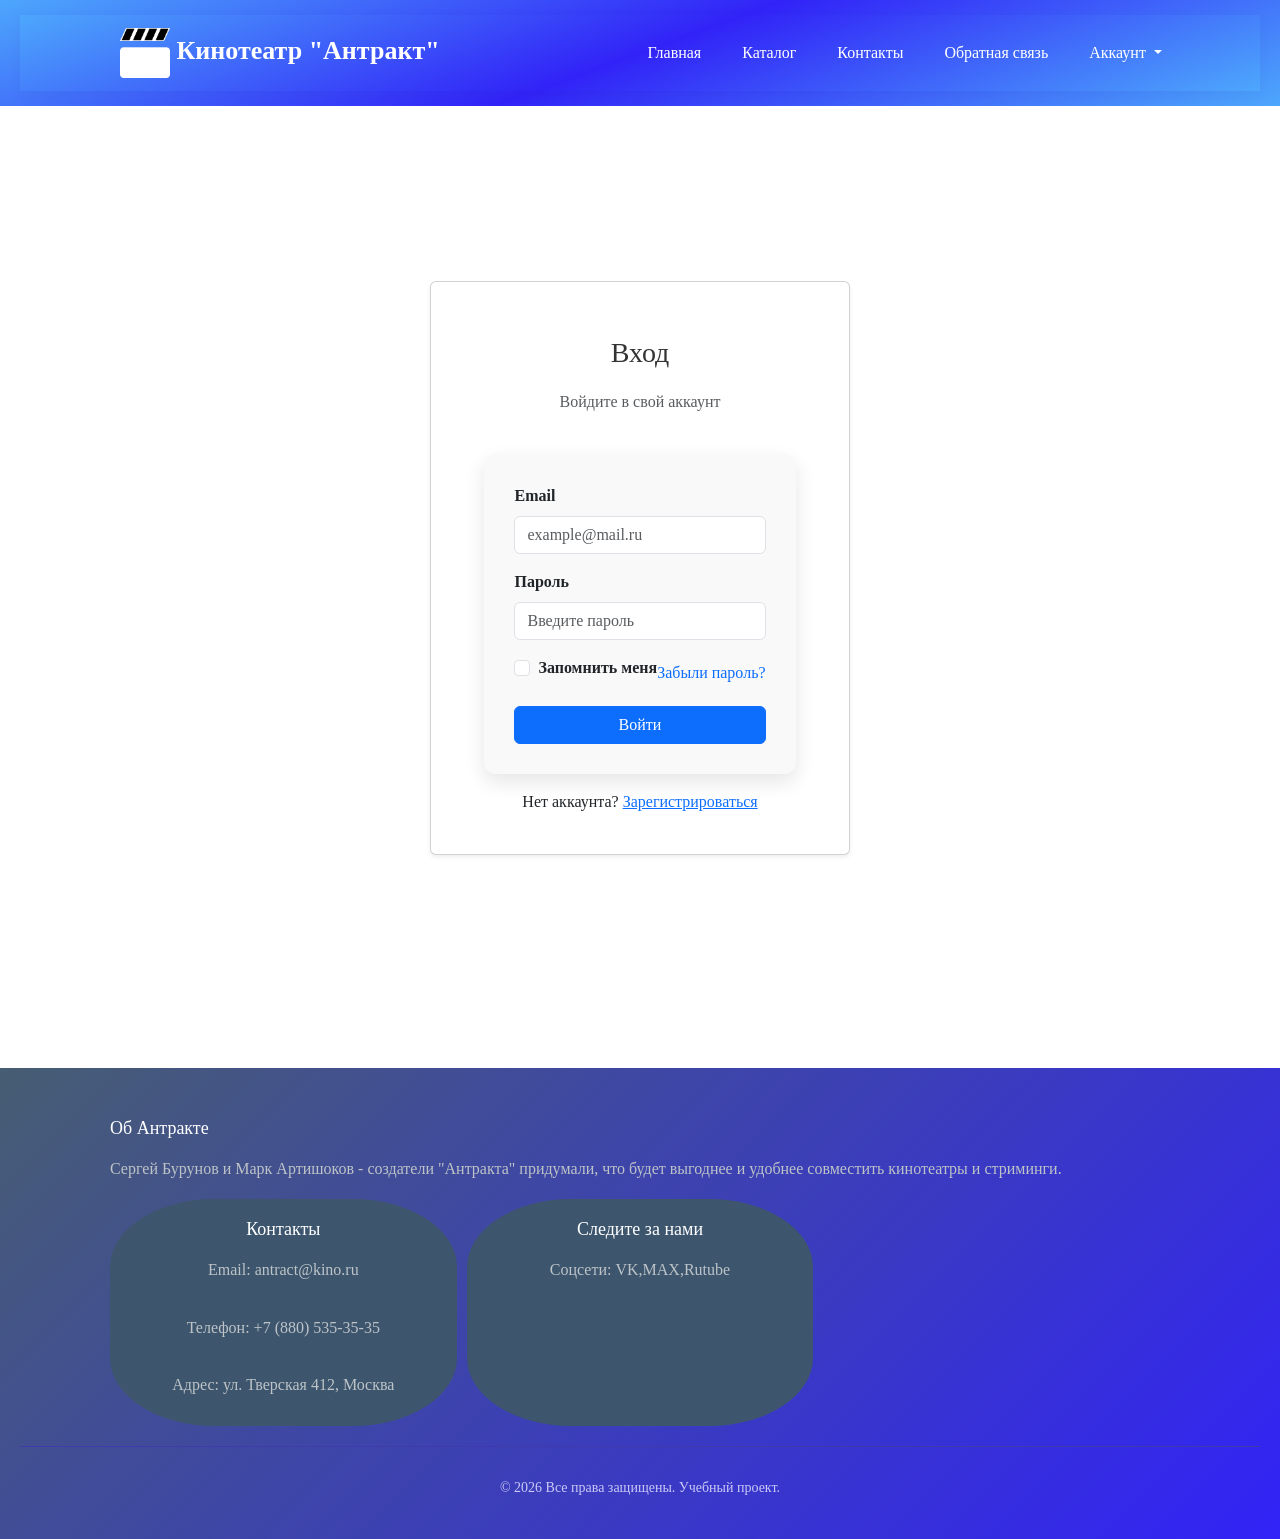
<file: login.html>
<!DOCTYPE html>
<html lang="ru">
<head>
    <meta charset="UTF-8">
    <meta name="viewport" content="width=device-width, initial-scale=1.0, viewport-fit=cover">
    <title>Кинотеатр "Антракт"</title>
    <link href="https://cdn.jsdelivr.net/npm/bootstrap@5.3.3/dist/css/bootstrap.min.css" rel="stylesheet">
    <link rel="stylesheet" href="css/style.css">
</head>
<body>
    <header>
        <nav class="navbar navbar-expand-lg navbar-dark sticky-top" id="main-navbar">
            <div class="container">
                <a class="navbar-brand" href="index.html">
                    <img src="img/logotype.png" alt="Логотип" width="50px" height="50px">
                    Кинотеатр "Антракт"
                </a>
                
                <button class="navbar-toggler" type="button" data-bs-toggle="collapse" 
                        data-bs-target="#navbarNav" aria-controls="navbarNav" 
                        aria-expanded="false" aria-label="Toggle navigation">
                    <span class="navbar-toggler-icon"></span>
                </button>
                
                <div class="collapse navbar-collapse" id="navbarNav">
                    <ul class="navbar-nav ms-auto">
                        <li class="nav-item">
                            <a class="nav-link" href="index.html">Главная</a>
                        </li>
                        <li class="nav-item">
                            <a class="nav-link" href="catalogue.html">Каталог</a>
                        </li>
                        <li class="nav-item">
                            <a class="nav-link" href="contacts.html">Контакты</a>
                        </li>
                        <li class="nav-item">
                            <a class="nav-link" href="feedback.html">Обратная связь</a>
                        </li>
                        <li class="nav-item dropdown">
                            <a class="nav-link dropdown-toggle" href="#" role="button" data-bs-toggle="dropdown" aria-expanded="false">
                                Аккаунт
                            </a>
                            <ul class="dropdown-menu">
                                <li><a class="dropdown-item" href="signup.html">Зарегистрироваться</a></li>
                                <li><a class="dropdown-item" href="login.html">Войти</a></li>
                            </ul>
                        </li>
                    </ul>
                </div>
            </div>
        </nav>
    </header>

    <main>

    <div class="container d-flex justify-content-center align-items-center min-vh-100">
        <div class="card shadow-sm p-4" style="max-width: 420px; width: 100%;">
            <div class="text-center mb-4">
                <h2>Вход</h2>
                <p class="text-muted">Войдите в свой аккаунт</p>
            </div>

            <form>
                <!-- Поле "Email" -->
                <div class="mb-3">
                    <label for="email" class="form-label">Email</label>
                    <input type="email" class="form-control" id="email" placeholder="example@mail.ru" required>
                </div>

                <!-- Поле "Пароль" -->
                <div class="mb-3">
                    <label for="password" class="form-label">Пароль</label>
                    <input type="password" class="form-control" id="password" placeholder="Введите пароль" required>
                </div>

                <!-- Чекбокс "Запомнить меня" и ссылка "Забыли пароль?" -->
                <div class="d-flex justify-content-between align-items-center mb-3">
                    <div class="form-check">
                        <input type="checkbox" class="form-check-input" id="remember">
                        <label class="form-check-label" for="remember">Запомнить меня</label>
                    </div>
                    <a href="#" class="text-decoration-none">Забыли пароль?</a>
                </div>

                <!-- Кнопка входа -->
                <a class="btn btn-primary w-100" href="profile.html" role="button">Войти</a>
            </form>

            <div class="text-center mt-3">
                <p>Нет аккаунта? <a href="signup.html">Зарегистрироваться</a></p>
            </div>
        </div>
    </div>

    </main>

    <footer>
        <div class="container">
            <div class="footer-col">
                <div>
                    <h4>Об Антракте</h4>
                    <p>Сергей Бурунов и Марк Артишоков - создатели "Антракта" придумали, что будет выгоднее и удобнее совместить кинотеатры и стриминги.</p>
                </div>
                <div class="social-links">
                    <div class="social-icon">
                        <h4>Контакты</h4>
                        <p>Email: <a href="mailto:antract@kino.ru">antract@kino.ru</a> <br> <br> Телефон: <a href="tel:+78805353535">+7 (880) 535-35-35</a> <br><br> Адрес: ул. Тверская 412, Москва</p>
                    </div>
                    <div class="social-icon">
                        <h4>Следите за нами</h4>
                        <p>Соцсети: <a href="vk.ru">VK</a>,<a href="max.ru">MAX</a>,<a href="Rutube.ru">Rutube</a></p>
                    </div>
                </div>
            </div>
        </div>
        <div class="copyright">
            <p>&copy; 2026 Все права защищены. Учебный проект.</p>
        </div>
    </footer>
    <script src="https://cdn.jsdelivr.net/npm/bootstrap@5.3.3/dist/js/bootstrap.bundle.min.js"></script>
</body>
</html>
</file>
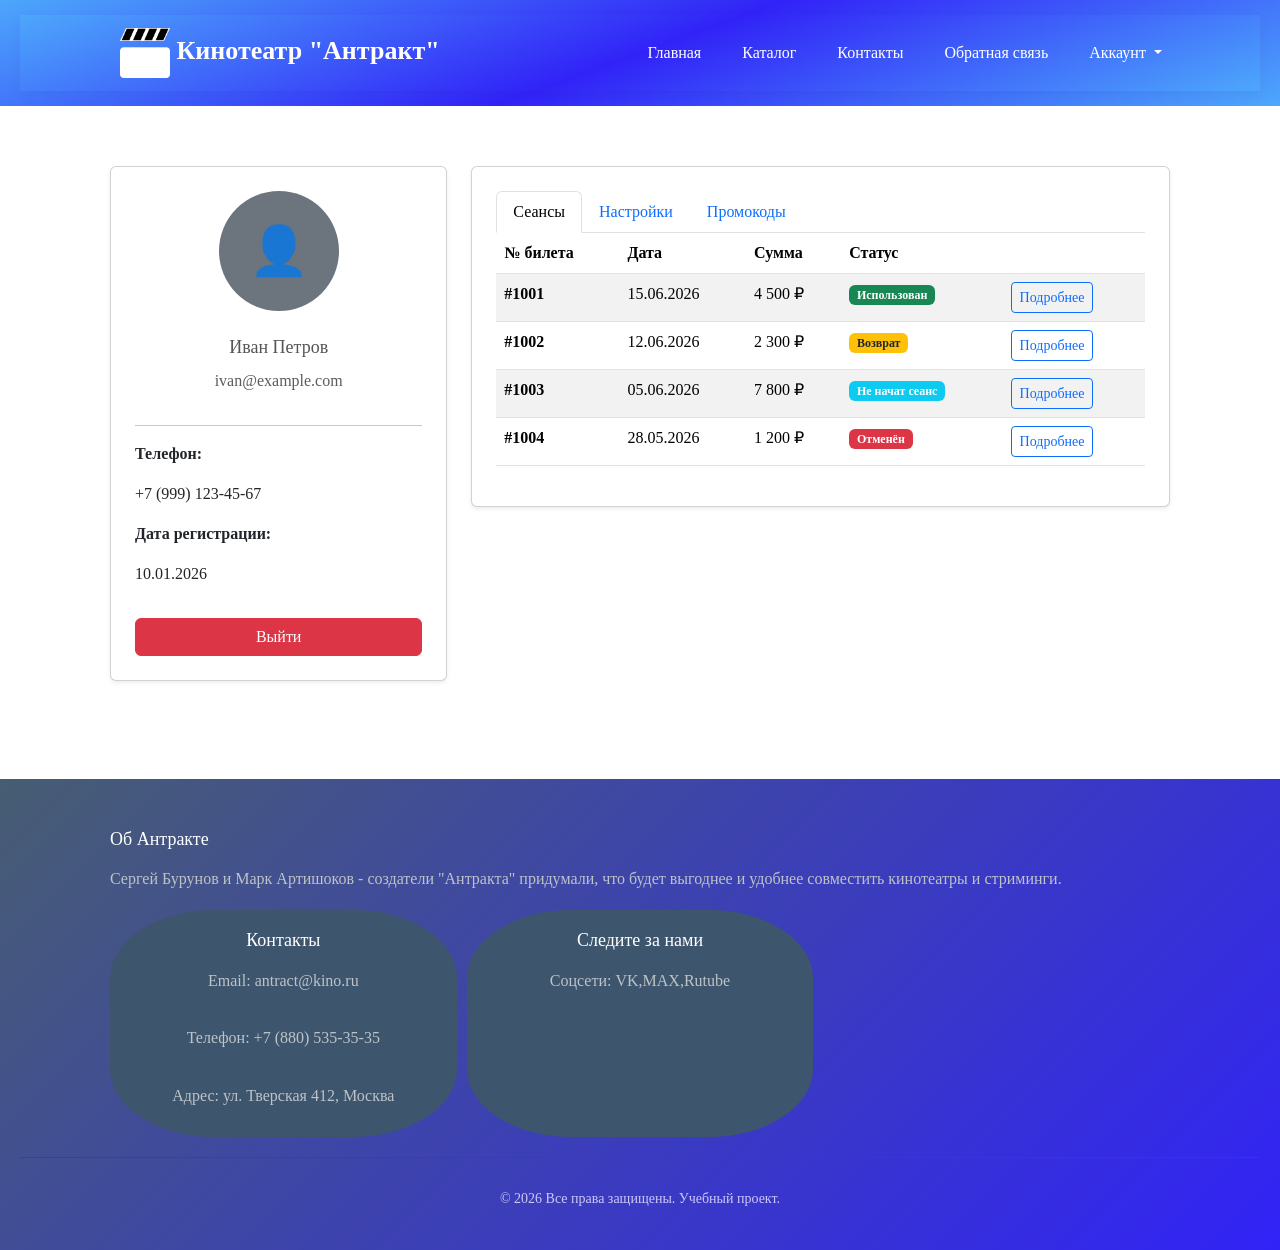
<file: profile.html>
<!DOCTYPE html>
<html lang="ru">
<head>
    <meta charset="UTF-8">
    <meta name="viewport" content="width=device-width, initial-scale=1.0, viewport-fit=cover">
    <title>Кинотеатр "Антракт"</title>
    <link href="https://cdn.jsdelivr.net/npm/bootstrap@5.3.3/dist/css/bootstrap.min.css" rel="stylesheet">
        <link rel="stylesheet" href="css/style.css">
</head>
<body>
    <header>
        <nav class="navbar navbar-expand-lg navbar-dark sticky-top" id="main-navbar">
            <div class="container">
                <a class="navbar-brand" href="index.html">
                    <img src="img/logotype.png" alt="Логотип" width="50px" height="50px">
                    Кинотеатр "Антракт"
                </a>
                
                <button class="navbar-toggler" type="button" data-bs-toggle="collapse" 
                        data-bs-target="#navbarNav" aria-controls="navbarNav" 
                        aria-expanded="false" aria-label="Toggle navigation">
                    <span class="navbar-toggler-icon"></span>
                </button>
                
                <div class="collapse navbar-collapse" id="navbarNav">
                    <ul class="navbar-nav ms-auto">
                        <li class="nav-item">
                            <a class="nav-link" href="index.html">Главная</a>
                        </li>
                        <li class="nav-item">
                            <a class="nav-link" href="catalogue.html">Каталог</a>
                        </li>
                        <li class="nav-item">
                            <a class="nav-link" href="contacts.html">Контакты</a>
                        </li>
                        <li class="nav-item">
                            <a class="nav-link" href="feedback.html">Обратная связь</a>
                        </li>
                        <li class="nav-item dropdown">
                            <a class="nav-link dropdown-toggle" href="#" role="button" data-bs-toggle="dropdown" aria-expanded="false">
                                Аккаунт
                            </a>
                            <ul class="dropdown-menu">
                                <li><a class="dropdown-item" href="signup.html">Зарегистрироваться</a></li>
                                <li><a class="dropdown-item" href="login.html">Войти</a></li>
                            </ul>
                        </li>
                    </ul>
                </div>
            </div>
        </nav>
    </header>

    <main>
    <script src="https://cdn.jsdelivr.net/npm/bootstrap@5.3.3/dist/js/bootstrap.bundle.min.js"></script>

    <div class="container py-5">
        <div class="row">
            <!-- Левая колонка: данные пользователя -->
            <div class="col-md-4">
                <div class="card shadow-sm p-4 text-center">
                    <div class="mb-3">
                        <!-- Аватар-заглушка -->
                        <div class="bg-secondary rounded-circle mx-auto d-flex align-items-center justify-content-center" 
                             style="width: 120px; height: 120px; font-size: 48px; color: white;">
                            👤
                        </div>
                    </div>
                    <h4 contenteditable="true">Иван Петров</h4>
                    <p class="text-muted" contenteditable="true">ivan@example.com</p>
                    <hr>
                    <div class="text-start">
                        <p><strong>Телефон:</strong></p><p contenteditable="true"> +7 (999) 123-45-67</p>
                        <p><strong>Дата регистрации:</strong></p><p contenteditable="true"> 10.01.2026</p>
                    </div>
                    <a href="login.html" class="btn btn-danger w-100 mt-3">Выйти</a>
                </div>
            </div>

            <!-- Правая колонка: история заказов -->
            <div class="col-md-8">
                <div class="card shadow-sm p-4">
                    <nav>
                        <div class="nav nav-tabs" id="nav-tab" role="tablist">
                        <button class="nav-link active" id="nav-requests-tab" data-bs-toggle="tab" data-bs-target="#nav-requests" type="button" role="tab" aria-controls="nav-requests" aria-selected="true">Сеансы</button>
                        <button class="nav-link" id="nav-settings-tab" data-bs-toggle="tab" data-bs-target="#nav-settings" type="button" role="tab" aria-controls="nav-settings" aria-selected="false">Настройки</button>
                        <button class="nav-link" id="nav-contact-tab" data-bs-toggle="tab" data-bs-target="#nav-contact" type="button" role="tab" aria-controls="nav-contact" aria-selected="false">Промокоды</button>
                        </div>
                    </nav>
                    <div class="tab-content" id="nav-tabContent">
                        <div class="tab-pane fade show active" id="nav-requests" role="tabpanel" aria-labelledby="nav-requests-tab">
                            <div>
            
                                <div class="table-responsive">
                                    <table class="table table-striped table-hover">
                                        <thead>
                                            <tr>
                                                <th>№ билета</th>
                                                <th>Дата</th>
                                                <th>Сумма</th>
                                                <th>Статус</th>
                                                <th></th>
                                            </tr>
                                        </thead>
                                        <tbody>
                                            <tr>
                                                <td><strong>#1001</strong></td>
                                                <td>15.06.2026</td>
                                                <td>4 500 ₽</td>
                                                <td><span class="badge bg-success">Использован</span></td>
                                                <td><button class="btn btn-sm btn-outline-primary">Подробнее</button></td>
                                            </tr>
                                            <tr>
                                                <td><strong>#1002</strong></td>
                                                <td>12.06.2026</td>
                                                <td>2 300 ₽</td>
                                                <td><span class="badge bg-warning text-dark">Возврат</span></td>
                                                <td><button class="btn btn-sm btn-outline-primary">Подробнее</button></td>
                                            </tr>
                                            <tr>
                                                <td><strong>#1003</strong></td>
                                                <td>05.06.2026</td>
                                                <td>7 800 ₽</td>
                                                <td><span class="badge bg-info">Не начат сеанс</span></td>
                                                <td><button class="btn btn-sm btn-outline-primary">Подробнее</button></td>
                                            </tr>
                                            <tr>
                                                <td><strong>#1004</strong></td>
                                                <td>28.05.2026</td>
                                                <td>1 200 ₽</td>
                                                <td><span class="badge bg-danger">Отменён</span></td>
                                                <td><button class="btn btn-sm btn-outline-primary">Подробнее</button></td>
                                            </tr>
                                        </tbody>
                                    </table>
                                </div>
                            </div>
                        </div>
                        <div class="tab-pane fade" id="nav-settings" role="tabpanel" aria-labelledby="nav-settings-tab">
                                <form>
                                    <div class="form-check form-switch">
                                        <input class="form-check-input" type="checkbox" role="switch" id="flexSwitchkidmode">
                                        <label class="form-check-label" for="flexSwitchkidmode">Включить детский режим</label>
                                      </div>

                                    <div>
                                        <label class="form-label">Выберите возрастной рейтинг предлагаемых фильмов:</label>
                                        <select class="form-select" aria-label="Возрастной рейтинг">
                                            <option selected value="18">18+</option>
                                            <option valuse="16">16+</option>
                                            <option value="12">12+</option>
                                            <option value="6">6+</option>
                                            <option value="0">0+</option>
                                        </select>
                                    </div>
                                    
                                    <div class="mb-3">
                                        <label for="seatRange" class="form-label">Выберите желаемое место в ряду:</label>
                                        <input type="range" class="form-range" min="1" max="12" step="1" id="seatRange">
                                        
                                        <div>
                                            <div class="d-flex justify-content-between text-muted small mt-1">
                                                <span class="for-range">1</span>
                                                <span class="for-range">2</span>
                                                <span class="for-range">3</span>
                                                <span class="for-range">4</span>
                                                <span class="for-range">5</span>
                                                <span class="for-range">6</span>
                                                <span class="for-range">7</span>
                                                <span class="for-range">8</span>
                                                <span class="for-range">9</span>
                                                <span class="for-range">10</span>
                                                <span class="for-range">11</span>
                                                <span class="for-range">12</span>
                                              </div>
                                        </div>
                                      </div>

                                </form>
                        </div>
                        <div class="tab-pane fade" id="nav-contact" role="tabpanel" aria-labelledby="nav-contact-tab">
                        <form>
                            <div>
                                <label class="form-label">Активировать доступные промокоды:</label>
                                <select class="form-select" aria-label="promo">
                                    <option selected value="NEWFRAME">ПЕРВЫЙКАДР - СКИДКА 10% НА ПОКУПКИ В КИНОБАРЕ</option>
                                    <option valuse="PREMIER">ПРЕМЬЕРА - СКИДКА 20% НА НОВИНКИ</option>
                                </select>
                            </div>

                            <div class="input-group mb-3">
                                <input type="text" class="form-control" placeholder="Ввести новый промокод" aria-label="Ввести новый промокод" aria-describedby="button-addon2">
                            </div>

                            <button class="btn btn-outline-secondary" type="button" id="button-addon2">Активировать</button>
                        </form>
                        </div>
                    </div>
                </div>
            </div>
        </div>
    </div>

    <script src="https://cdn.jsdelivr.net/npm/bootstrap@5.3.3/dist/js/bootstrap.bundle.min.js"></script>


    </main>

    <footer>
        <div class="container">
            <div class="footer-col">
                <div>
                    <h4>Об Антракте</h4>
                    <p>Сергей Бурунов и Марк Артишоков - создатели "Антракта" придумали, что будет выгоднее и удобнее совместить кинотеатры и стриминги.</p>
                </div>
                <div class="social-links">
                    <div class="social-icon">
                        <h4>Контакты</h4>
                        <p>Email: <a href="mailto:antract@kino.ru">antract@kino.ru</a> <br> <br> Телефон: <a href="tel:+78805353535">+7 (880) 535-35-35</a> <br><br> Адрес: ул. Тверская 412, Москва</p>
                    </div>
                    <div class="social-icon">
                        <h4>Следите за нами</h4>
                        <p>Соцсети: <a href="vk.ru">VK</a>,<a href="max.ru">MAX</a>,<a href="Rutube.ru">Rutube</a></p>
                    </div>
                </div>
            </div>
        </div>
        <div class="copyright">
            <p>&copy; 2026 Все права защищены. Учебный проект.</p>
        </div>
    </footer>
    <script src="https://cdn.jsdelivr.net/npm/bootstrap@5.3.3/dist/js/bootstrap.bundle.min.js"></script>
</body>
</html>
</file>
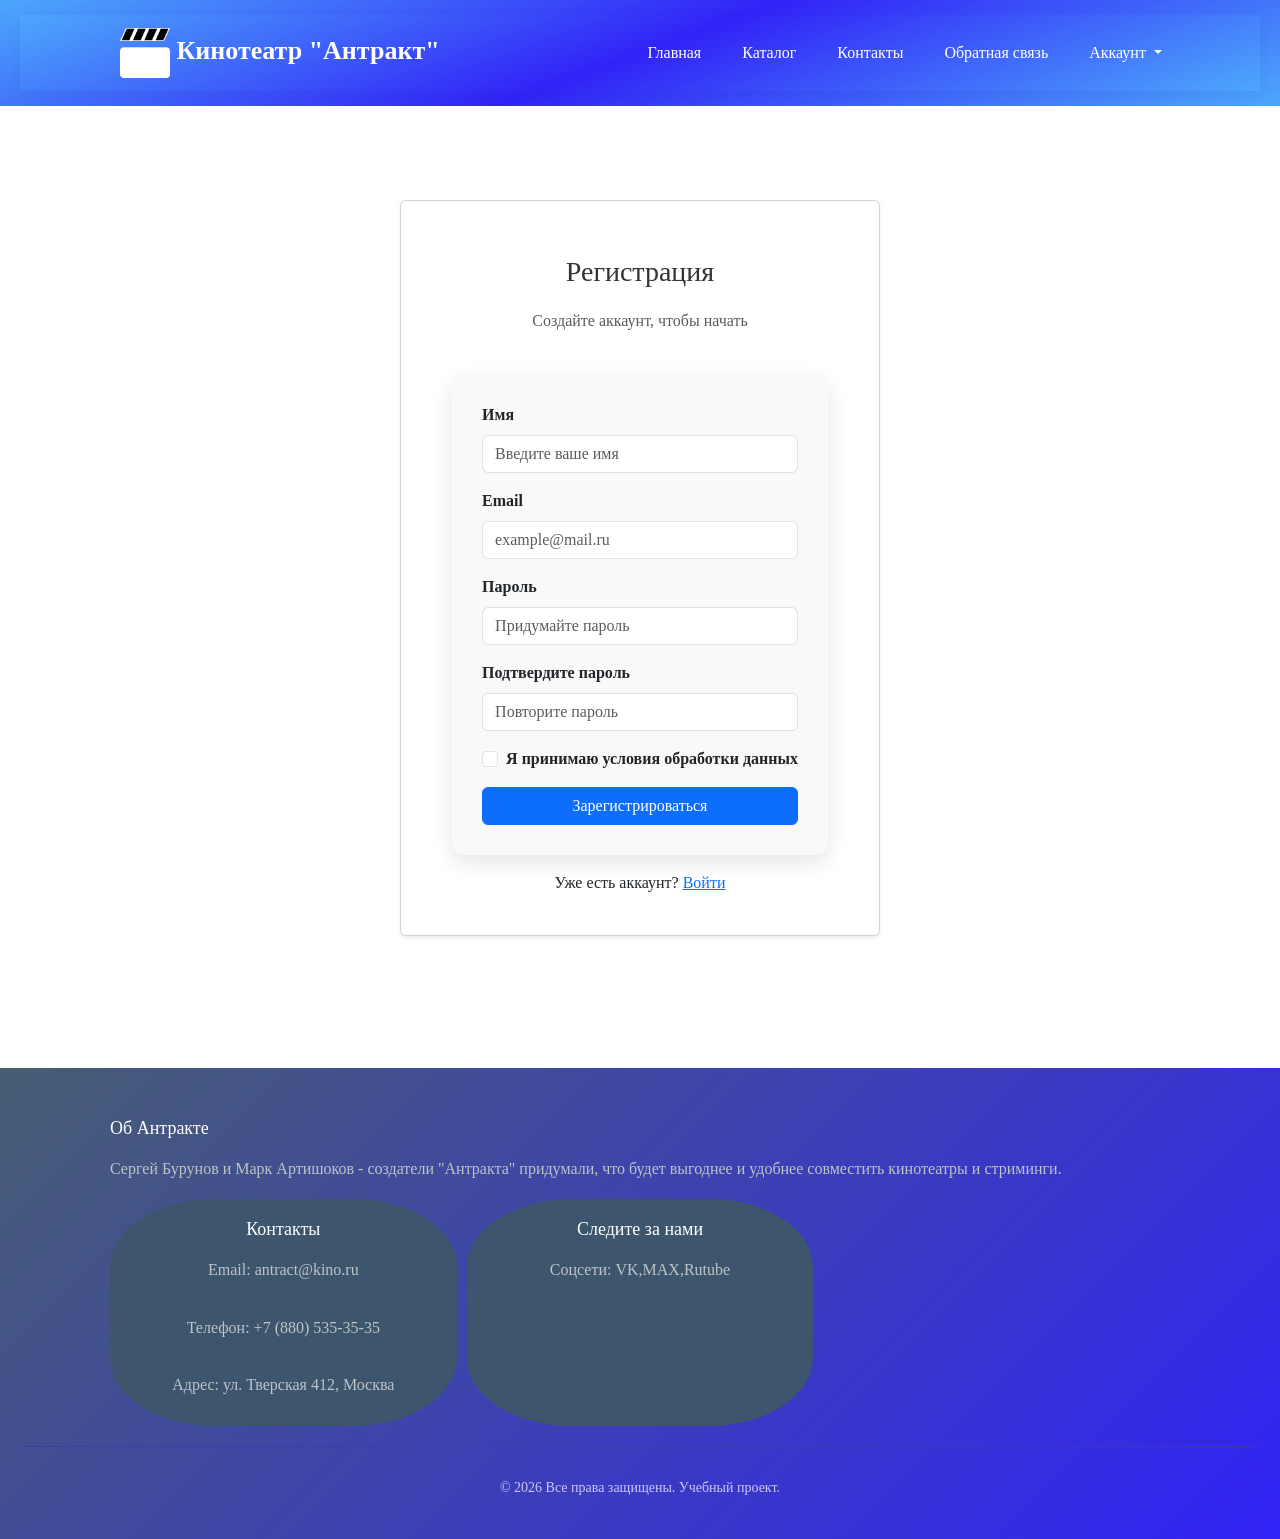
<file: signup.html>
<!DOCTYPE html>
<html lang="ru">
<head>
    <meta charset="UTF-8">
    <meta name="viewport" content="width=device-width, initial-scale=1.0, viewport-fit=cover">
    <title>Кинотеатр "Антракт"</title>
    <link href="https://cdn.jsdelivr.net/npm/bootstrap@5.3.3/dist/css/bootstrap.min.css" rel="stylesheet">
    <link rel="stylesheet" href="css/style.css">
</head>
<body>
    <header>
        <nav class="navbar navbar-expand-lg navbar-dark sticky-top" id="main-navbar">
            <div class="container">
                <a class="navbar-brand" href="index.html">
                    <img src="img/logotype.png" alt="Логотип" width="50px" height="50px">
                    Кинотеатр "Антракт"
                </a>
                
                <button class="navbar-toggler" type="button" data-bs-toggle="collapse" 
                        data-bs-target="#navbarNav" aria-controls="navbarNav" 
                        aria-expanded="false" aria-label="Toggle navigation">
                    <span class="navbar-toggler-icon"></span>
                </button>
                
                <div class="collapse navbar-collapse" id="navbarNav">
                    <ul class="navbar-nav ms-auto">
                        <li class="nav-item">
                            <a class="nav-link" href="index.html">Главная</a>
                        </li>
                        <li class="nav-item">
                            <a class="nav-link" href="catalogue.html">Каталог</a>
                        </li>
                        <li class="nav-item">
                            <a class="nav-link" href="contacts.html">Контакты</a>
                        </li>
                        <li class="nav-item">
                            <a class="nav-link" href="feedback.html">Обратная связь</a>
                        </li>
                        <li class="nav-item dropdown">
                            <a class="nav-link dropdown-toggle" href="#" role="button" data-bs-toggle="dropdown" aria-expanded="false">
                                Аккаунт
                            </a>
                            <ul class="dropdown-menu">
                                <li><a class="dropdown-item" href="signup.html">Зарегистрироваться</a></li>
                                <li><a class="dropdown-item" href="login.html">Войти</a></li>
                            </ul>
                        </li>
                    </ul>
                </div>
            </div>
        </nav>
    </header>

    <main>

    <div class="container d-flex justify-content-center align-items-center min-vh-100">
        <div class="card shadow-sm p-4" style="max-width: 480px; width: 100%;">
            <div class="text-center mb-4">
                <h2>Регистрация</h2>
                <p class="text-muted">Создайте аккаунт, чтобы начать</p>
            </div>
    
            <form>
                <!-- Поле "Имя" -->
                <div class="mb-3">
                    <label for="name" class="form-label">Имя</label>
                    <input type="text" class="form-control" id="name" placeholder="Введите ваше имя" required>
                </div>
    
                <!-- Поле "Email" -->
                <div class="mb-3">
                    <label for="email" class="form-label">Email</label>
                    <input type="email" class="form-control" id="email" placeholder="example@mail.ru" required>
                </div>
    
                <!-- Поле "Пароль" -->
                <div class="mb-3">
                    <label for="password" class="form-label">Пароль</label>
                    <input type="password" class="form-control" id="password" placeholder="Придумайте пароль" required>
                </div>
    
                <!-- Поле "Подтверждение пароля" -->
                <div class="mb-3">
                    <label for="password_confirm" class="form-label">Подтвердите пароль</label>
                    <input type="password" class="form-control" id="password_confirm" placeholder="Повторите пароль" required>
                </div>
    
                <!-- Чекбокс "Согласие" -->
                <div class="mb-3 form-check">
                    <input type="checkbox" class="form-check-input" id="agreement" required>
                    <label class="form-check-label" for="agreement">Я принимаю условия обработки данных</label>
                </div>
    
                <!-- Кнопка отправки -->
                <a href="profile.html" class="btn btn-primary w-100">Зарегистрироваться</a>
            </form>
    
            <div class="text-center mt-3">
                <p>Уже есть аккаунт? <a href="login.html">Войти</a></p>
            </div>
        </div>
    </div>
    

    </main>

    <footer>
        <div class="container">
            <div class="footer-col">
                <div>
                    <h4>Об Антракте</h4>
                    <p>Сергей Бурунов и Марк Артишоков - создатели "Антракта" придумали, что будет выгоднее и удобнее совместить кинотеатры и стриминги.</p>
                </div>
                <div class="social-links">
                    <div class="social-icon">
                        <h4>Контакты</h4>
                        <p>Email: <a href="mailto:antract@kino.ru">antract@kino.ru</a> <br> <br> Телефон: <a href="tel:+78805353535">+7 (880) 535-35-35</a> <br><br> Адрес: ул. Тверская 412, Москва</p>
                    </div>
                    <div class="social-icon">
                        <h4>Следите за нами</h4>
                        <p>Соцсети: <a href="vk.ru">VK</a>,<a href="max.ru">MAX</a>,<a href="Rutube.ru">Rutube</a></p>
                    </div>
                </div>
            </div>
        </div>
        <div class="copyright">
            <p>&copy; 2026 Все права защищены. Учебный проект.</p>
        </div>
    </footer>
    <script src="https://cdn.jsdelivr.net/npm/bootstrap@5.3.3/dist/js/bootstrap.bundle.min.js"></script>
</body>
</html>
</file>
<file: css/style.css>
* {
    margin: 0;
    padding: 0;
    box-sizing: border-box;
}
body{
    font-family: "NotoSerif";
    src: url(/fonts/NotoSerif-VariableFont_wdth\,wght.ttf);
    font-size: 16px;
    color: #333333;
    background-color: #ffffff;
    line-height: 1.5;
    margin: 0;
    padding: 0;
}

main{
    margin: 12px;
}

/* Заголовки */

h1{
    font-size: 36px;
    color: #222222;
    text-align: center;
    margin-top: 20px;
    margin-bottom: 20px;
}

h2{
    font-size: 28px;
    color: #333333;
    text-align: center;
    margin-top: 30px;
    margin-bottom: 20px;
}

h3{
    font-size: 22px;
    color: #444444;
    margin-top: 10px;
    margin-bottom: 10px;
}

h4{
    font-size: 18px;
    color: #555555;
    margin-top: 10px;
    margin-bottom: 10px;
}
 
/* Шапка сайта */

header {
    background: linear-gradient(160deg, #4da7fc 0%, #3123f7 50%, #4da7fc 100%);
    padding: 15px 20px;
    position: sticky;
    top: 0;
    z-index: 100;
}

header .container {
    display: flex;
    justify-content: space-between;
    align-items: center;
    flex-wrap: wrap;
    gap: 15px;
}

header h1 {
    color: white;
}

.logo {
    font-size: 24px;
    font-weight: bold;
    color: white;
    text-decoration: none;
}

/* Список навигации */

nav ul {
    display: flex;
    list-style: none;
    gap: 25px;
    margin: 0;
    padding: 0;
}

nav ul li a {
    color: white;
    text-decoration: none;
    font-weight: 500;
    transition: 0.2s;
}

nav ul li a:hover{
    color: #f1c40f;
}

/* Кнопка */






/* Карточки товаров/услуг  */
.product-card{
    display: flex;
    flex-direction: column;
    background-color: #f9f9f9;
    border: 1px solid #dddddd;
    border-radius: 8px;
    padding: 15px;
    margin-bottom: 20px;
    text-align: center;
    transition: transform 0.2s, box-shadow 0.2s;
    gap: 10px;
}

.product-card .card-content {
    flex: 1;
    display: flex;
    flex-direction: column;
}

.product-card:nth-child(odd) {
    background-color: #ffffff;
}

.product-card:nth-child(even) {
    background-color: #fafafa;
}


.product-card:hover {
    background: linear-gradient(to bottom, #ffffff, #fafafa);
    box-shadow: 0 10px 25px rgba(0, 0, 0, 0.15);
    transform: translateY(-5px);
}

.card-image {
    width: 100%;
    height: 180px;
    overflow: hidden;
    border-radius: 5px;
    display: flex;
    align-items: center;
    justify-content: center;
}

.card-img{
    background-color: #e0e0e0;
    height: 150px;
    border-radius: 5px;
    margin-bottom: 10px;
    transition: transform 0.3s;
    overflow: hidden;
    
}

.product-card:hover .card-img {
    transform: scale(1.02);
}


.card-full {
    width: 100%;
    height: 350px;
    object-fit: cover;
    border-radius: 5px;
    display: block;
    background-color: #e0e0e0;
}

.price{
    margin-top: auto;
    font-size: 20px;
    font-weight: bold;
    color: #e67e22;
    margin: 10px 0;
}

.card-content p{
    margin: 0 0 10px 0;
    font-size: 14px;
    text-align: left;
}

/* Преимущества */

.features-grid {
    display: flex;
    justify-content: center;
    flex-wrap: wrap;
    gap: 50px;
}


.feature-card {
    flex: 1;
    min-width: 200px;
    max-width: 280px;
    background-color: #f0f4f8;
    padding: 25px 20px;
    border-radius: 12px;
    text-align: center;
    transition: box-shadow 0.2s;
}

.feature-card:hover {
    box-shadow: 0 8px 20px rgba(0, 0, 0, 0.1);
}


/* Подвал */

footer {
    background: linear-gradient(135deg, #475d72 0%, #3123f7 100%);
    padding: 40px 20px 25px;
    margin-top: 50px;
}

footer .container {
    display: flex;
    justify-content: space-between;
    flex-wrap: wrap;
    gap: 30px;
}

.footer-col {
    flex: 1;
    min-width: 180px;
}

.footer-col h4 {
    color: white;
    margin-bottom: 15px;
    font-size: 18px;
}

.footer-col p, .footer-col a {
    color: #bdc3c7;
    text-decoration: none;
    line-height: 1.8;
}

.footer-col a:hover {
    color: #1975ff;
}

.copyright {
    text-align: center;
    padding-top: 30px;
    margin-top: 20px;
    border-top: 1px solid #413aaa;
    font-size: 14px;
    color: #cbc8f7;
}

/* Контакты */

.contacts-info {
    display: flex;
    flex-wrap: wrap;
    justify-content: space-between;
    gap: 20px;
    background-color: #f9f9f9;
    padding: 25px;
    border-radius: 12px;
    margin-bottom: 30px;
}

.contacts-info > div {
    flex: 1;
    min-width: 150px;
}


.map iframe{
    width: 100%;
    border: 1px solid #dddddd;
    border-radius: 8px;
}

/* Форма обратной связи  */
form {
    background-color: #f9f9f9;
    padding: 30px;
    border-radius: 16px;
    max-width: 600px;
    margin: 0 auto;
    box-shadow: 0 8px 20px rgba(0, 0, 0, 0.1);
}

form div{
    margin-bottom: 20px;
}

label{
    display: block;
    font-weight: 600;
    margin-bottom: 8px;
}

.forms form input, .forms form textarea, .forms form select{
    width: 100%;
    padding: 10px 15px;
    border: 1px solid #cccccc;
    border-radius: 8px;
    font-size: 16px;
    transition: border-color 0.3s, box-shadow 0.3s;
}

.forms input:focus, .forms form textarea:focus, .forms form select:focus {
    outline: none;
    border-color: #e67e22;
    box-shadow: 0 0 0 3px rgba(230, 126, 34, 0.2);
    background-color: #fffef7;
}

.container{
    max-width: 1200px;
    margin: 0 auto;
    padding: 0 20px;
}

section{
    margin-top: 40px;
    margin-bottom: 40px;
    transition: opacity 0.5s;
}

.hero {

    background-image: linear-gradient(135deg, #222d8f33 0%, #4034e4c2 100%), url('../img/4529_big_5018.webp');
    background-repeat: repeat;
    background-size: cover;
    background-position: center;
    padding: 80px 0;
    text-align: center;
    color: white;
    border-radius: 10px;
}

.hero h1, .hero p {
    color: white;
}


.product-card{
    display: flex;
    flex-direction: row;
    background-color: #ffffff;
    border: 1px solid #e0e0e0;
    border-radius: 12px;
    overflow: hidden;
    transition: box-shadow 0.2s;
}

.product-card:hover {
    box-shadow: 0 8px 20px rgba(0, 0, 0, 0.1);
}

.product-card .card-content {
    flex: 1;
    display: flex;
    flex-direction: column;
    padding: 15px;
}

.product-card .price {
    margin-top: auto;
}

.card-img {
    height: 180px;
    background-color: #e0e0e0;
    display: flex;
    align-items: center;
    justify-content: center;
}

.gallery-grid{
    display: grid;
    grid-template-columns: repeat(4, 1fr);
    grid-auto-rows: 200px;
    gap: 15px;
}

.gallery-item {
    background-color: #3498db;
    color: white;
    display: flex;
    align-items: center;
    justify-content: center;
    border-radius: 8px;
    font-size: 18px;
    font-weight: bold;
    overflow: hidden;
}

.gallery-item img {
    width: 100%;
    height: 100%;
    object-fit: cover;
}

.gallery-item-1 {
    grid-column: span 2;
    grid-row: span 2;
    background-color: #e74c3c;
}

.gallery-item-3 {
    grid-column: span 2;
    background-color: #2ecc71;
}

.gallery-item-5 {
    grid-row: span 2;
    background-color: #f39c12;
}

.social-grid {
    display: grid;
    grid-template-columns: repeat(2, 1fr);
    gap: 10px;
    margin-top: 10px;
}

.social-grid a {
    background-color: #3d566e;
    padding: 8px 12px;
    text-align: center;
    border-radius: 6px;
    transition: background-color 0.2s;
}

.social-grid a:hover {
    background-color: #1975ff;
    color: #2c3e50;
}

/* Основной макет главной страницы через grid-areas */
.page-layout {
    display: grid;
    grid-template-areas:
        "hero hero"
        "features features"
        "popular sidebar"
        "gallery gallery";
    grid-template-columns: 2fr 1fr;
    gap: 40px;
}

.hero-section { grid-area: hero; }
.features-section { grid-area: features; }
.popular-section { grid-area: popular; grid-column: 1 / -1; }
.sidebar-section { grid-area: sidebar; margin: 0; }
.gallery-section { grid-area: gallery; }

@media (max-width: 768px) {
    .page-layout {
        grid-template-areas:
            "hero"
            "features"
            "popular"
            "sidebar"
            "gallery";
        grid-template-columns: 1fr;
    }
}

/* Вложенная сетка внутри карточки */
.product-details {
    display: grid;
    grid-template-columns: 1fr auto;
    align-items: center;
    margin: 10px 0;
}

.product-details .price {
    margin: 0;
    text-align: right;
}

.social-links {
    display: grid;
    grid-template-columns: repeat(4, 1fr);
    gap: 15px;
    margin-top: 15px;
}

.social-icon {
    background-color: #3d566e;
    padding: 10px;
    text-align: center;
    border-radius: 50%;
    transition: all 0.2s;
}

.pinterest-grid {
    display: grid;
    grid-template-columns: repeat(auto-fill, minmax(200px, 1fr));
    grid-auto-rows: 10px;
    gap: 15px;
}

.pinterest-item {
    background-color: #3498db;
    border-radius: 8px;
    padding: 15px;
    color: white;
    grid-row-end: span 20;
    overflow: hidden;
}

.social-links {
    display: grid;
    grid-template-columns: repeat(3, 1fr);
    gap: 10px;
    margin-top: 15px;
}

.social-icon {
    background-color: #3d566e;
    padding: 10px;
    text-align: center;
    border-radius: 30%;
    transition: all 0.2s;
}
.social-icon:hover{
    background-color: #1975ff;
}
 
.social-icon a:hover {
    color: white;
}

.gallery-card {
    display: flex;
    flex-direction: column;
    align-items: center;
    text-align: center;
}

.gallery-grid {
    display: grid;
    grid-template-columns: repeat(3, 1fr);
    gap: 20px;
}

.cards-grid {
    display: grid;
    grid-template-columns: repeat(auto-fit, minmax(280px, 1fr));
    gap: 25px;
}

.reviews {
    padding: 40px 0;
    grid-column: 1 / -1;
}

.reviews-grid {
    display: grid;
    grid-template-columns: repeat(auto-fit, minmax(300px, 1fr));
    gap: 20px;
}

.review-card {
    display: grid;
    grid-template-areas: 
        "photo rating"
        "photo text";
    grid-template-columns: 80px 1fr;
    grid-template-rows: auto 1fr;
    gap: 15px;
    
    background: #ffffff;
    padding: 20px;
    border-radius: 15px;
    border: 1px solid #eee;
    box-shadow: 0 4px 6px rgba(0,0,0,0.05);
    transition: all 0.3s ease;
    cursor: pointer;
}

.review-photo { 
    grid-area: photo; 
}

.review-rating { 
    grid-area: rating; 
    color: #f1c40f; 
    font-size: 18px;
    align-self: center;
}

.review-text { 
    grid-area: text; 
}


.review-photo img {
    width: 70px;
    height: 70px;
    border-radius: 50%;
    object-fit: cover;
    background-color: #ddd; 
}


.review-text p {
    margin: 0;
    font-size: 14px;
    color: #555;
    line-height: 1.4;
}

.review-text strong {
    color: #333;
    font-size: 16px;
    display: block;
    margin-bottom: 5px;
}

.review-card:hover {
    transform: translateY(-5px); 
    box-shadow: 0 10px 20px rgba(0,0,0,0.1);
    border-color: #3498db;
}

.review-card:active {
    transform: scale(0.98); 
    background-color: #fcfcfc;
}


@media (max-width: 480px) {
    .review-card {
        grid-template-areas: 
            "photo rating"
            "text text";
        grid-template-columns: 60px 1fr;
    }
}

.features-section .features-grid {
    display: grid;
    gap: 25px;
    grid-template-columns: 1fr;
}

@media (min-width: 600px) {
    .features-section .features-grid {
        grid-template-columns: repeat(2, 1fr);
    }
}

@media (min-width: 1024px) {
    .features-section .features-grid {
        grid-template-columns: repeat(4, 1fr);
    }
}

.popular-section .features-grid {
    display: grid;
    gap: 25px;
    grid-template-columns: 1fr;
}

@media (min-width: 600px) {
    .popular-section .features-grid {
        grid-template-columns: repeat(2, 1fr);
    }
}

@media (min-width: 1024px) {
    .popular-section .features-grid {
        grid-template-columns: repeat(3, 1fr);
    }
}

.popular-section .product-card {
    display: flex;
    flex-direction: column;
    background: white;
    border-radius: 12px;
    border: 1px solid #e0e0e0;
    overflow: hidden;
}

@media (min-width: 768px) {
    .popular-section .product-card {
        flex-direction: row;
    }
}

.popular-section .product-card .card-content {
    padding: 20px;
    flex: 1;
}

.popular-section .card-img {
    flex: 0 0 200px;
    height: 200px;
    object-fit: cover;
}

.gallery .gallery-grid {
    display: grid;
    gap: 15px;
    grid-template-columns: repeat(2, 1fr);
    grid-auto-rows: 170px;
}

@media (min-width: 600px) {
    .gallery .gallery-grid {
        grid-template-columns: repeat(3, 1fr);
    }
}

@media (min-width: 1024px) {
    .gallery .gallery-grid {
        grid-template-columns: repeat(4, 1fr);
        grid-auto-rows: 210px;
    }
}

.gallery-item-1 {
    grid-column: span 2;
    grid-row: span 2;
}

.gallery-item-5 {
    grid-row: span 2;
}

@media (max-width: 768px) {
    .features-section .feature-card > div {
        display: block;
    }
}

@media (min-width: 1200px) {
    .container {
        max-width: 1100px;
    }
}

.features-section, .popular-section, .gallery, .reviews {
    grid-column: 1 / -1;
}

.features-grid,
.cards-grid,
.gallery-grid,
.reviews-grid,
section .container {
    max-width: 1100px;
    margin-left: auto;
    margin-right: auto;
}

@media (max-width: 1024px) {
    h1 {
        font-size: 30px;
    }
    h2 {
        font-size: 24px;
    }
    .container {
        padding: 0 15px;
    }
}

@media (max-width: 768px) {
    body {
        font-size: 14px;
    }
    h1 {
        font-size: 26px;
    }
    h2 {
        font-size: 20px;
    }
    .hero {
        padding: 40px 0;
    }
    .hero h1 {
        font-size: 24px;
    }
    .hero p {
        font-size: 16px;
    }
    .container {
        padding: 0 12px;
    }
}

@media (max-width: 480px) {
    h1 {
        font-size: 20px;
    }
    h2 {
        font-size: 18px;
    }
    .hero h1 {
        font-size: 20px;
    }
    .hero p {
        font-size: 14px;
    }
    .btn {
        padding: 8px 20px;
        font-size: 14px;
    }
}

.product-card {
    display: flex;
    flex-direction: column;
    background: white;
    border-radius: 12px;
    border: 1px solid #e0e0e0;
    overflow: hidden;
}

@media (min-width: 768px) {
    .product-card {
        flex-direction: row;
        align-items: center;
    }
    .product-card .card-img {
        flex: 0 0 200px;
        height: 200px;
    }
    .product-card .card-content {
        flex: 1;
        padding: 20px;
    }
}

@media (max-width: 480px) {
    .product-card .card-content {
        padding: 12px;
    }
    .product-card .card-img {
        height: 140px;
    }
}

.cards-grid {
    display: grid;
    gap: 20px;
    grid-template-columns: 1fr;
}

@media (min-width: 600px) {
    .cards-grid {
        grid-template-columns: repeat(2, 1fr);
    }
}

@media (min-width: 1024px) {
    .cards-grid {
        grid-template-columns: repeat(3, 1fr);
    }
}

.gallery-grid {
    display: grid;
    gap: 15px;
    grid-template-columns: repeat(2, 1fr);
}

.gallery-item {
    height: 150px;
}

@media (min-width: 600px) {
    .gallery-grid {
        grid-template-columns: repeat(3, 1fr);
    }
    .gallery-item {
        height: 200px;
    }
}

@media (min-width: 1024px) {
    .gallery-grid {
        grid-template-columns: repeat(4, 1fr);
    }
}

.features-grid {
    display: grid;
    gap: 20px;
    grid-template-columns: 1fr;
}

@media (min-width: 600px) {
    .features-grid {
        grid-template-columns: repeat(2, 1fr);
    }
}

@media (min-width: 1024px) {
    .features-grid {
        grid-template-columns: repeat(4, 1fr);
    }
}

nav ul {
    display: flex;
    gap: 25px;
    list-style: none;
    margin: 0;
    padding: 0;
}

@media (max-width: 768px) {
    nav ul {
        flex-direction: column;
        align-items: center;
        gap: 10px;
        width: 100%;
    }
    nav ul li {
        width: 100%;
        text-align: center;
    }
    nav ul li a {
        display: block;
        padding: 8px 0;
        width: 100%;
    }
}

@media (max-width: 768px) {
    header .container {
        flex-direction: column;
        gap: 15px;
    }
}

form {
    max-width: 600px;
    margin: 0 auto;
    padding: 30px;
    background: #f9f9f9;
    border-radius: 12px;
}

.forms form input,
.forms form textarea,
.forms form select {
    width: 100%;
    padding: 10px 15px;
    border: 1px solid #ddd;
    border-radius: 8px;
    font-size: 16px;
}

@media (max-width: 768px) {
    form {
        padding: 15px;
        border-radius: 8px;
    }
    .forms form input,
    form textarea,
    form select {
        font-size: 16px;
        padding: 12px 15px;
    }
    label {
        font-size: 14px;
    }
}

@media (max-width: 480px) {
    form {
        padding: 10px;
    }
}

@media (max-width: 768px) {
    footer .container {
        flex-direction: column;
        align-items: center;
        text-align: center;
        gap: 30px;
    }
    .footer-col {
        width: 100%;
    }
}

.cards-grid {
    grid-template-columns: repeat(auto-fit, minmax(420px, 1fr));
    gap: 35px;
    max-width: none;
    padding: 0 30px;
}

.product-card {
    height: 100%;
    display: flex;
    flex-direction: column;
}

.card-content {
    flex: 1;
    display: flex;
    flex-direction: column;
}



.for-range{
    width: 1rem;
    text-align: center;
    display: inline-block;
}

.navbar {
    background-color: linear-gradient(135deg, #475d72 0%, #006fdf 100%);
}

.card-content .btn, .card-content button, .card-content .button {
    width: auto;
    padding: 12px 40px;
    align-self: center;
    margin-top: auto;
}

#main-navbar {
    background: linear-gradient(160deg, #4da7fc 0%, #3123f7 50%, #4da7fc 100%);
    box-shadow: 0 4px 15px rgba(0, 0, 0, 0.03);
}


.navbar-brand {
    font-size: 26px;
    font-weight: 700;
    color: white ;
    text-decoration: none;
    margin-left: 10px;
}


.navbar-nav .nav-link {
    color: white ;
    font-weight: 500;
    padding: 10px 18px;
    transition: all 0.25s ease;
}

.navbar-nav .nav-link:hover {
    color: #000000 ;
    transform: translateY(-1px);
}

.btn-register:hover {
    background: #3123f7;
    color: white ;
    border-color: #3123f7;
    transform: translateY(-2px);
}


.navbar-toggler {
    border: none;
}

.navbar-toggler:focus {
    box-shadow: 0 0 0 0.25rem rgba(3, 9, 87, 0.4);
}


.navbar-nav .nav-link.active {
    color: #3123f7 ;
    font-weight: 600;
}


@media (max-width: 992px) {
    .navbar-nav {
        text-align: center;
        padding: 20px 0;
    }
    
    .navbar-nav .nav-link {
        padding: 12px 0;
    }
    
    .btn-register {
        margin: 15px auto 0;
        display: inline-block;
        width: fit-content;
    }
}

.dropdown-menu{
    background: linear-gradient(160deg, #4da7fc 0%, #3123f7 50%, #4da7fc 100%);
}

.dropdown-item {
    color: white;
}


.calculator-section {
    grid-column: 1 / -1;
    display: flex;
    justify-content: center;
}

.slider-section {
    grid-column: 1 / -1;
    display: flex;
    justify-content: center;
}

.cards-section {
    grid-column: 1 / -1;
    justify-content: center;
}


.calculator-container {
    background: white;
    padding: 30px;
    border-radius: 16px;
    box-shadow: 0 8px 30px rgba(0,0,0,0.1);
    max-width: 420px;
    width: 100%;
    text-align: center;
}

.input-group {
    margin-bottom: 20px;
    text-align: left;
}

.input-group label {
    display: block;
    font-weight: bold;
    margin-bottom: 5px;
    color: #333;
}

.input-group input {
    width: 100%;
    padding: 10px 15px;
    border: 2px solid #e0e0e0;
    border-radius: 8px;
    font-size: 16px;
    transition: border-color 0.2s;
}

.input-group input:focus {
    outline: none;
    border-color: #3498db;
}
.result {
    margin-top: 20px;
    padding: 15px;
    background: #f8f9fa;
    border-radius: 8px;
}

.result p {
    margin: 8px 0;
    font-size: 18px;
}

#finalPrice {
    font-weight: bold;
    font-size: 24px;
    color: #e67e22;
}

#discountAmount {
    font-weight: bold;
    color: #2ecc71;
}


.card-grid {
    display: grid;
    grid-template-columns: repeat(auto-fit, minmax(280px, 1fr));
    gap: 30px;
    max-width: 1200px;
    margin: 0 auto;
}

/* Контейнер карточки */
.flip-card {
    background-color: transparent;
    height: 380px;
    perspective: 1000px;  /* Создаёт 3D-эффект */
    cursor: pointer;
    animation: fadeInUp 0.6s ease forwards;
    opacity: 0;
}

@keyframes fadeInUp {
    from {
        opacity: 0;
        transform: translateY(30px);
    }
    to {
        opacity: 1;
        transform: translateY(0);
    }
}

/* Внутренний блок, который вращается */
.flip-card-inner {
    position: relative;
    width: 100%;
    height: 100%;
    transition: transform 0.6s;
    transform-style: preserve-3d;
}

/* Переворот при наведении (CSS-версия) */
.flip-card:hover .flip-card-inner {
    transform: rotateY(180deg);
}

/* Если используется класс flipped (для клика) */
.flip-card.flipped .flip-card-inner {
    transform: rotateY(180deg);
}

/* Передняя и задняя стороны карточки */
.flip-card-front,
.flip-card-back {
    position: absolute;
    width: 100%;
    height: 100%;
    backface-visibility: hidden;  /* Скрываем обратную сторону */
    border-radius: 16px;
    box-shadow: 0 8px 25px rgba(0,0,0,0.1);
    display: flex;
    flex-direction: column;
    align-items: center;
    justify-content: center;
    padding: 30px;
}

.flip-card-front {
    background: white;
}

.flip-card-back {
    background: #2c3e50;
    color: white;
    transform: rotateY(180deg);
}

.flip-card-icon {
    font-size: 64px;
    margin-bottom: 15px;
}

.flip-card-front h3 {
    font-size: 24px;
    color: #333;
}

.flip-card-front p {
    color: #888;
    font-size: 14px;
    margin-top: 8px;
}

.flip-card-back h3 {
    font-size: 22px;
    margin-bottom: 10px;
}

.flip-card-back p {
    font-size: 15px;
    color: #bdc3c7;
    margin: 5px 0;
}

.flip-card-btn {
    display: inline-block;
    background: #3498db;
    color: white;
    padding: 10px 25px;
    border-radius: 30px;
    text-decoration: none;
    margin-top: 15px;
    transition: background 0.2s;
}

.flip-card-btn:hover {
    background: #2980b9;
}

.flip-card .flip-card-inner .flip-card-back h3 {
    color: white;
}

.gallery-grid {
    display: grid;
    grid-template-columns: repeat(auto-fit, minmax(200px, 1fr));
    gap: 20px;
    max-width: 1100px;
    margin: 0 auto;
}

.gallery-item {
    height: 200px;
    border-radius: 12px;
    display: flex;
    align-items: center;
    justify-content: center;
    font-size: 32px;
    font-weight: bold;
    color: white;
    opacity: 0;
    transform: translateY(40px);
    transition: opacity 0.6s ease, transform 0.6s ease;
}

.gallery-item.show {
    opacity: 1;
    transform: translateY(0);
}
</file>
<file: css/slider.css>
.slider-container {
    text-align: center;
    background: white;
    padding: 30px;
    border-radius: 16px;
    box-shadow: 0 8px 30px rgba(0,0,0,0.1);
    max-width: 700px;
    width: 100%;
}

.slider {
    display: flex;
    align-items: center;
    gap: 15px;
    justify-content: center;
}

.slider-image-wrapper {
    flex: 1;
    overflow: hidden;
    border-radius: 12px;
}

.slider-image-wrapper img {
    width: 100%;
    height: 300px;
    object-fit: cover;
    display: block;
    transition: opacity 0.3s;
}

.slider-btn {
    background: #2c3e50;
    color: white;
    border: none;
    width: 50px;
    height: 50px;
    border-radius: 50%;
    font-size: 24px;
    cursor: pointer;
    transition: background 0.2s;
}

.slider-btn:hover {
    background: #3498db;
}

.image-counter {
    margin-top: 15px;
    font-size: 18px;
    color: #555;
}
</file>
